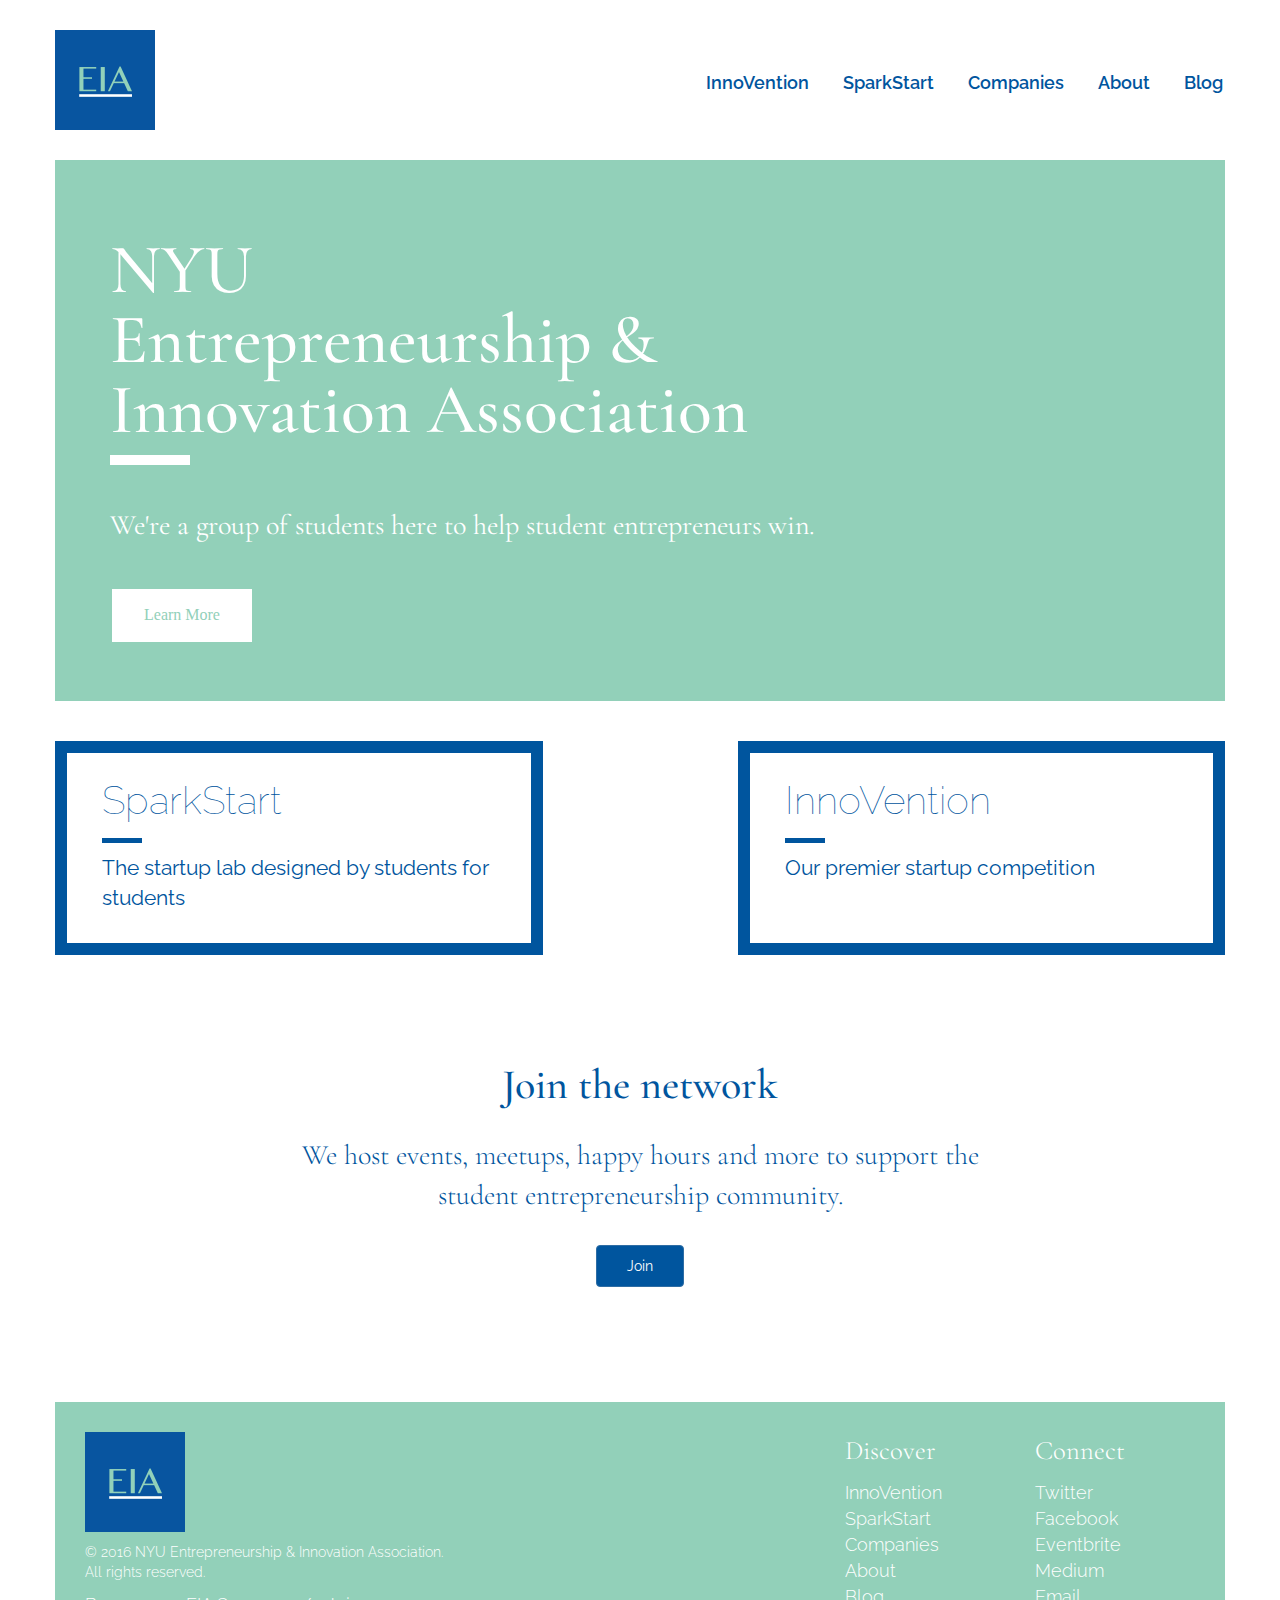
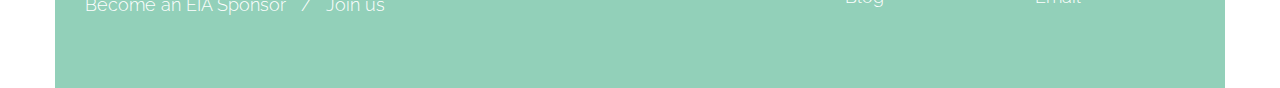
<file: index.html>
<!DOCTYPE html>
<html lang="en">

<head>
    <title>NYU Entrepreneurship & Innovation Association</title>
    <meta charset="utf-8">
    <meta name="viewport" content="width=device-width, initial-scale=1">
    <link rel="stylesheet" href="http://maxcdn.bootstrapcdn.com/bootstrap/3.3.7/css/bootstrap.min.css">
    <script src="https://ajax.googleapis.com/ajax/libs/jquery/1.12.4/jquery.min.js"></script>
    <script src="http://maxcdn.bootstrapcdn.com/bootstrap/3.3.7/js/bootstrap.min.js"></script>
    <link href="css/custom/styles.css" rel="stylesheet">
    <!-- Font -->
    <link href="https://fonts.googleapis.com/css?family=Cormorant+Garamond:300,400,500|Raleway:100,400,500,600" rel="stylesheet">
</head>

<body>
    <div class="container">
        <div class="row">
            <nav class="custom-navbar navbar-default">
                <div class="navbar-header">
                    <a href="./index.html"><img id="eia-logo" src="images/EIA Logo.png"></a>
					
					<button class = "navbar-toggle" data-toggle = "collapse" data-target = ".collapsable-navbar">
						<span class = "icon-bar"></span>
						<span class = "icon-bar"></span>
						<span class = "icon-bar"></span>
					</button>
					
                </div>
				
                <div class="custom-navbar navbar-collapse collapse collapsable-navbar">
                    <ul class="nav navbar-nav navbar-right navbar-text-color">
                        <li>
                            <p> <a href="pages/innovention.html">InnoVention</a></p>
                        </li>
                        <li>
                            <p><a href="pages/sparkstart.html">SparkStart</a></p>
                        </li>
                        <li>
                            <p><a href="pages/companies.html">Companies</a></p>
                        </li>
                        <li>
                            <p><a href="pages/about-us.html">About</a></p>
                        </li>
                        <li>
                            <p><a href="https://medium.com/eianyu" target="_blank">Blog</a></p>
                        </li>
                    </ul>
                </div>
            </nav>
        </div>
    </div>
    <div class="container">
        <div class="row">
            <div class="col-md-12 intro-box">
                <h1>NYU
                    <br> Entrepreneurship &
                    <br> Innovation Association
                </h1>
                <p class="underline"></p>
                <p class="desc">We're a group of students here to help student entrepreneurs win.</p>
                <a href="pages/about-us.html">
                    <button class="button"> Learn More </button>
                </a>
            </div>
        </div>
        <div class="row">
            <a href="pages/sparkstart.html">
                <div class="spark-start col-md-5">
                    <p id="spark-start-Title">SparkStart</p>
                    <p id="spark-start-Underline"> </p>
                    <p id="spark-start-Desc">The startup lab designed by students for students</p>
                </div>
            </a>
            <div class="col-md-2"></div>
            <a href="pages/innovention.html">
                <div class="innoVention col-md-5">
                    <p id="innoVention-Title">InnoVention</p>
                    <p id="innoVention-Underline"> </p>
                    <p id="innoVention-Desc">Our premier startup competition</p>
                </div>
            </a>
        </div>
        <div class="row">
            <div class="col-md-12">
                <p id="network-title">Join the network</p>
            </div>
        </div>
        <div class="row">
            <div class="col-md-2"></div>
            <div class="col-md-8">
                <p id="network-desc">
                    We host events, meetups, happy hours and more to support the student entrepreneurship community.
                </p>
            </div>
        </div>
        <div class="row">
            <div class="email-form form-group col-md-6 col-md-offset-3 center-text">
                <a class="typeform-share link" href="https://polyentrepreneurs.typeform.com/to/VFjpbS" data-mode="1" target="_blank"><button type="submit" class="btn btn-primary">Join</button></a>
                <script>
                (function() {
                    var qs, js, q, s, d = document,
                        gi = d.getElementById,
                        ce = d.createElement,
                        gt = d.getElementsByTagName,
                        id = 'typef_orm',
                        b = 'https://s3-eu-west-1.amazonaws.com/share.typeform.com/';
                    if (!gi.call(d, id)) {
                        js = ce.call(d, 'script');
                        js.id = id;
                        js.src = b + 'share.js';
                        q = gt.call(d, 'script')[0];
                        q.parentNode.insertBefore(js, q)
                    }
                })()
                </script>
            </div>
        </div>
        <!--- Footer Move to separate html file -->
        <div class="row">
            <div class="col-md-12 footer">
                <div class="footer-logo col-md-8">
                    <a href="./index.html"><img id="eia-logo" src="images/EIA Logo.png"></a>
                    <div class="copyrite">
                        &copy; 2016 NYU Entrepreneurship & Innovation Association. <br> All rights reserved.
                    </div>
                    <div class="footer-left-links" align="left">
                        <p><a href="mailto:sponsor@eianyu.com">Become an EIA Sponsor</a> &nbsp; / &nbsp;
                            <a class="typeform-share link" href="https://polyentrepreneurs.typeform.com/to/bPsSot" data-mode="1" target="_blank">Join us</a>
                            <script>
                            (function() {
                                var qs, js, q, s, d = document,
                                    gi = d.getElementById,
                                    ce = d.createElement,
                                    gt = d.getElementsByTagName,
                                    id = 'typef_orm',
                                    b = 'https://s3-eu-west-1.amazonaws.com/share.typeform.com/';
                                if (!gi.call(d, id)) {
                                    js = ce.call(d, 'script');
                                    js.id = id;
                                    js.src = b + 'share.js';
                                    q = gt.call(d, 'script')[0];
                                    q.parentNode.insertBefore(js, q)
                                }
                            })()
                            </script>
                    </div>
                </div>
                <div class="footer-discover col-md-2">
                    <ul>
                        <li>
                            <p id="footer-title">Discover</p>
                        </li>
                        <li><a id="footer-body" href="pages/innovention.html">InnoVention</a></li>
                        <li><a id="footer-body" href="pages/sparkstart.html">SparkStart</a></li>
                        <li><a id="footer-body" href="pages/companies.html">Companies</a></li>
                        <li><a id="footer-body" href="pages/about-us.html">About</a></li>
                        <li><a id="footer-body" href="https://medium.com/eianyu" target="_blank">Blog</a></li>
                    </ul>
                </div>
                <div class="footer-connect col-md-2">
                    <ul>
                        <li>
                            <p id="footer-title">Connect</p>
                        </li>
                        <li><a id="footer-body" href="https://twitter.com/eianyu" target="_blank">Twitter</a></li>
                        <li><a id="footer-body" href="https://www.facebook.com/eianyu/" target="_blank">Facebook</a></li>
                        <li><a id="footer-body" href="http://eianyu.eventbrite.com" target="_blank">Eventbrite</a></li>
                        <li><a id="footer-body" href="https://medium.com/eianyu" target="_blank">Medium</a></li>
                        <li><a id="footer-body" href="mailto:hello@eianyu.com">Email</a></li>
                    </ul>
                </div>
            </div>
        </div>
    </div>
    <script src="https://ajax.googleapis.com/ajax/libs/jquery/1.11.3/jquery.min.js"></script>
</body>

</html>
</file>
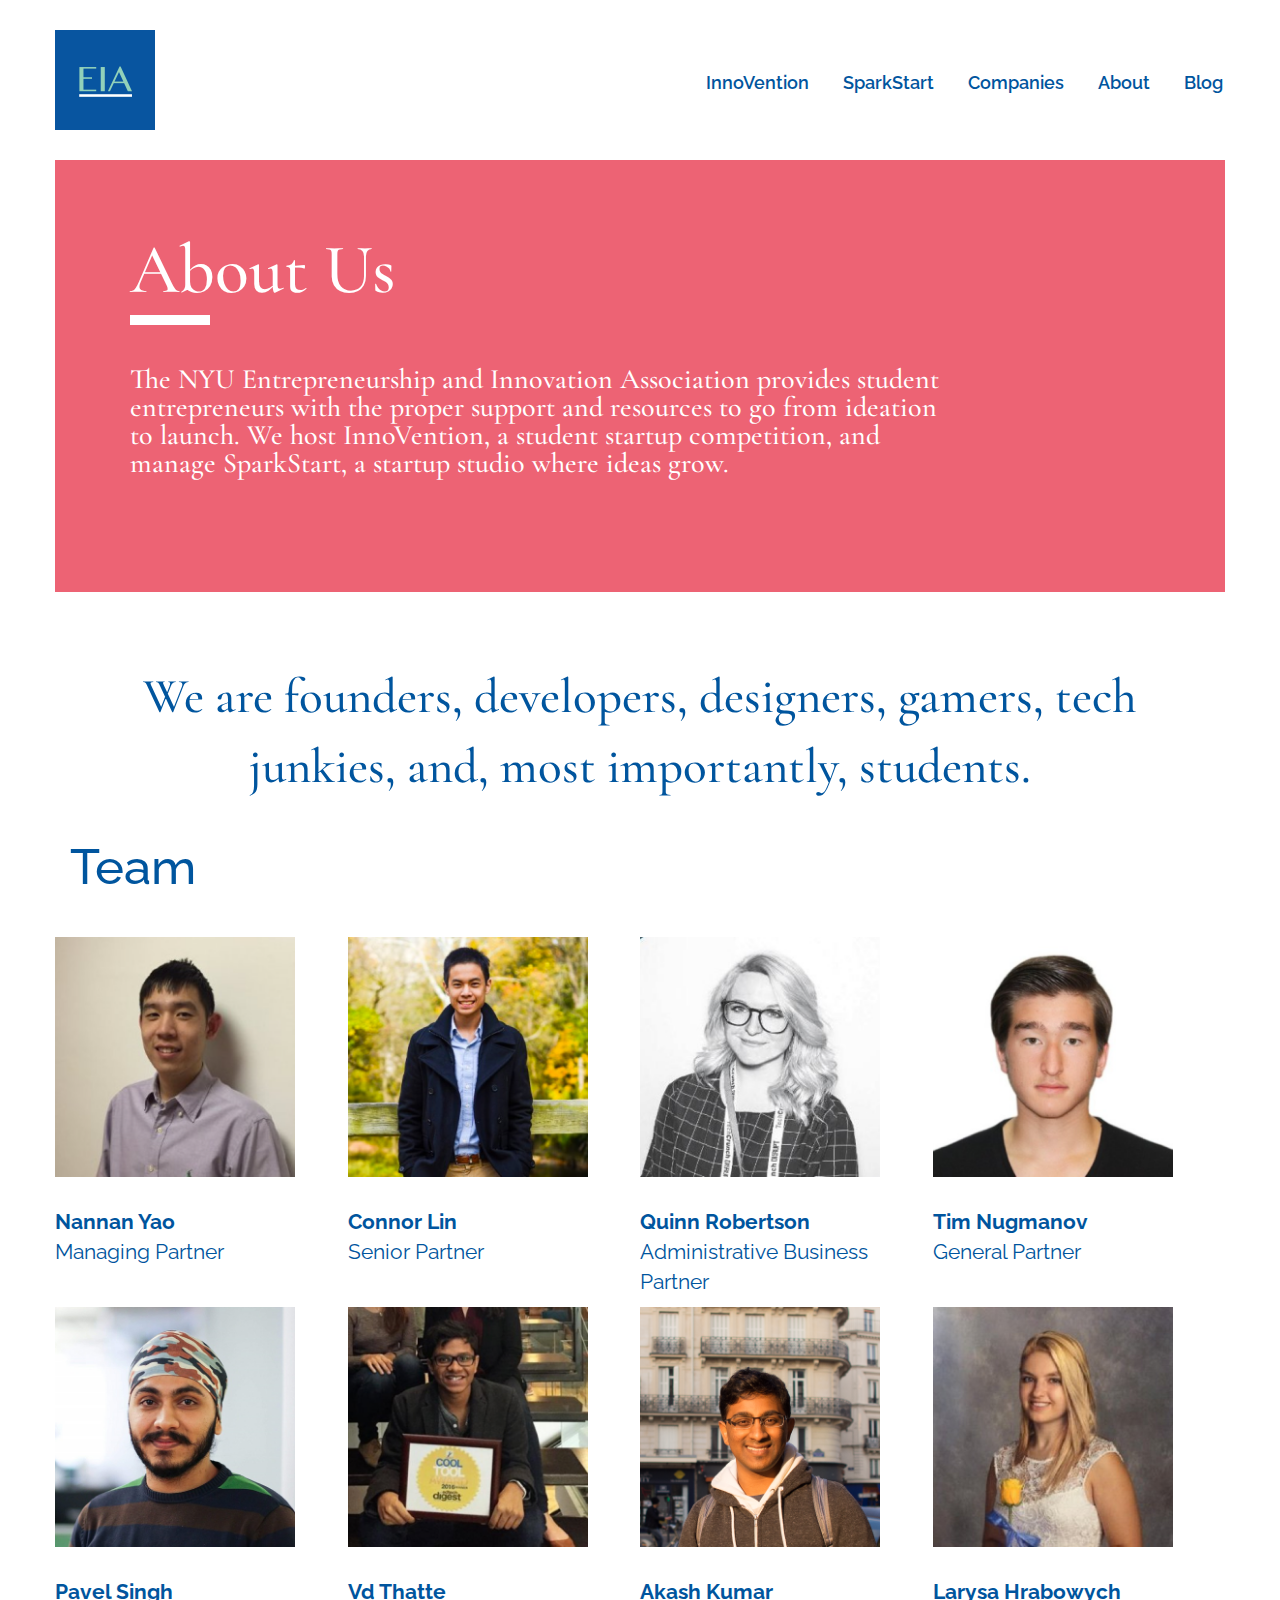
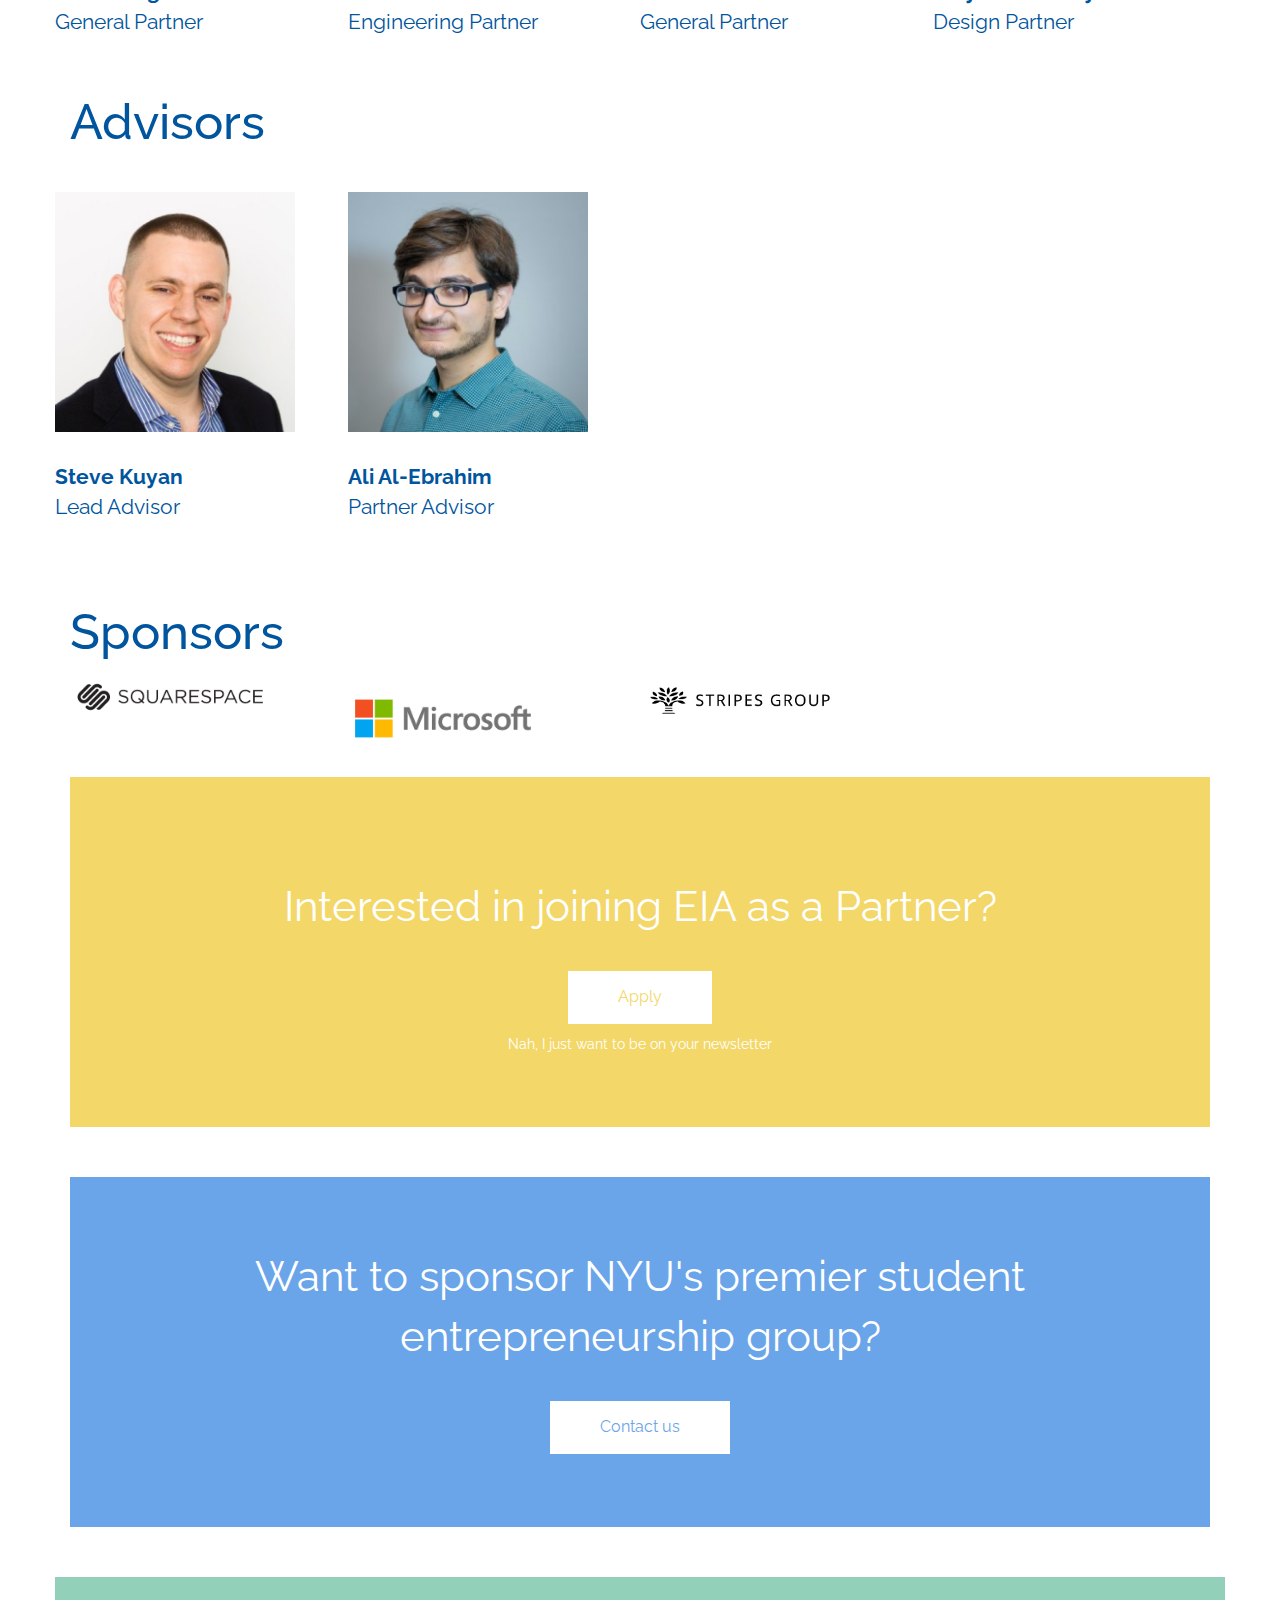
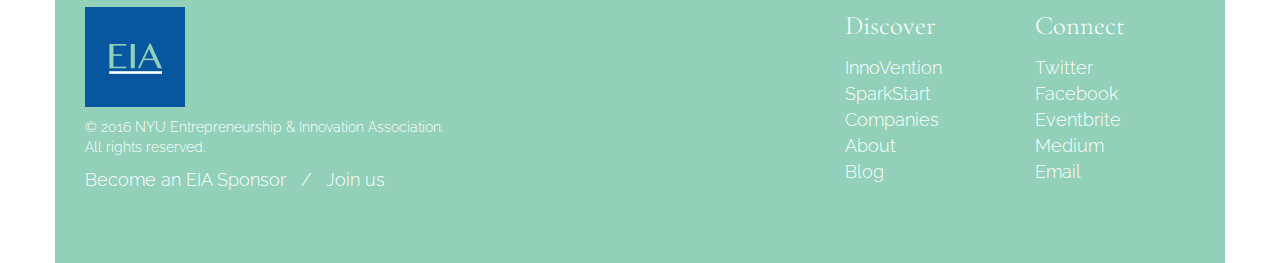
<file: pages/about-us.html>
<!DOCTYPE html>
<html lang="en">

<head>
    <title>EIA | About</title>
    <meta charset="utf-8">
    <meta name="viewport" content="width=device-width, initial-scale=1">
    <link rel="stylesheet" href="http://maxcdn.bootstrapcdn.com/bootstrap/3.3.7/css/bootstrap.min.css">
    <script src="https://ajax.googleapis.com/ajax/libs/jquery/1.12.4/jquery.min.js"></script>
    <script src="http://maxcdn.bootstrapcdn.com/bootstrap/3.3.7/js/bootstrap.min.js"></script>
    <link href="../css/custom/styles.css" rel="stylesheet">
    <link href="../css/custom/about-us-styles.css" rel="stylesheet">
    <!-- Font -->
    <link href="https://fonts.googleapis.com/css?family=Cormorant+Garamond:300,400,500|Raleway:100,400,500,600" rel="stylesheet">
</head>

<body>
    <!-- Header Move to separate html file -->
    <div class="container">
        <div class="row">
            <nav class="custom-navbar navbar-default">
                <div class="navbar-header">
                    <a href="../index.html"><img id="eia-logo" src="../images/EIA Logo.png"></a>
					
					<button class = "navbar-toggle" data-toggle = "collapse" data-target = ".collapsable-navbar">
						<span class = "icon-bar"></span>
						<span class = "icon-bar"></span>
						<span class = "icon-bar"></span>
					</button>
					
                </div>
				
                <div class="custom-navbar navbar-collapse collapse collapsable-navbar">
                    <ul class="nav navbar-nav navbar-right navbar-text-color">
                        <li>
                            <p> <a href="../pages/innovention.html">InnoVention</a></p>
                        </li>
                        <li>
                            <p><a href="../pages/sparkstart.html">SparkStart</a></p>
                        </li>
                        <li>
                            <p><a href="../pages/companies.html">Companies</a></p>
                        </li>
                        <li>
                            <p><a href="../pages/about-us.html">About</a></p>
                        </li>
                        <li>
                            <p><a href="https://medium.com/eianyu" target="_blank">Blog</a></p>
                        </li>
                    </ul>
                </div>
            </nav>
        </div>
        <div class="row">
            <div class="col-md-12 about-us-intro-box">
                <p>About Us</p>
                <p id="about-us-underline"></p>
                <p class="col-md-10" id="about-us-desc">
                    The NYU Entrepreneurship and Innovation Association provides student entrepreneurs with the proper support and resources to go from ideation to launch. We host InnoVention, a student startup competition, and manage SparkStart, a startup studio where ideas grow.
                </p>
                <p id="about-us-gap"></p>
            </div>
        </div>
        <div class="row">
            <div class="col-md-12">
                <div class="team-description">
                    We are founders, developers, designers, gamers, tech junkies, and, most importantly, students.
                </div>
            </div>
        </div>
        <div>
            <p class="team-title"> Team </p>
        </div>
        <div class="partner-section">
            <div class="row">
                <div class="partner col-md-3">
                    <div>
                        <img id="team-img" src="../images/Nannan.png">
                    </div>
                    <div id="partner-caption">
                        <br><b>Nannan Yao</b>
                        <br>Managing Partner
                    </div>
                </div>
                <div class="partner col-md-3">
                    <div>
                        <img id="team-img" src="../images/Connor.png">
                    </div>
                    <div id="partner-caption">
                        <br><b>Connor Lin</b>
                        <br>Senior Partner
                    </div>
                </div>
                <div class="partner col-md-3">
                    <div>
                        <img id="team-img" src="../images/Quinn.png">
                    </div>
                    <div id="partner-caption">
                        <br><b>Quinn Robertson</b>
                        <br>Administrative Business Partner
                    </div>
                </div>
                <div class="partner col-md-3">
                    <div>
                        <img id="team-img" src="../images/Tim.png">
                    </div>
                    <div id="partner-caption">
                        <br><b>Tim Nugmanov</b>
                        <br>General Partner
                    </div>
                </div>
            </div>
            <p id="empty line"></p>
            <div class="row">
                <div class="partner col-md-3">
                    <div>
                        <img id="team-img" src="../images/Pavel.png">
                    </div>
                    <div id="partner-caption">
                        <br><b>Pavel Singh</b>
                        <br> General Partner
                    </div>
                </div>
                <div class="partner col-md-3">
                    <div>
                        <img id="team-img" src="../images/Vd.png">
                    </div>
                    <div id="partner-caption">
                        <br><b>Vd Thatte</b>
                        <br>Engineering Partner
                    </div>
                </div>
                <div class="partner col-md-3">
                    <div>
                        <img id="team-img" src="../images/Akash.png">
                    </div>
                    <div id="partner-caption">
                        <br><b>Akash Kumar</b>
                        <br>General Partner
                    </div>
                </div>
                <div class="partner col-md-3">
                    <div>
                        <img id="team-img" src="../images/Larysa Hrabowych.png">
                    </div>
                    <div id="partner-caption">
                        <br><b>Larysa Hrabowych</b>
                        <br>Design Partner
                    </div>
                </div>
            </div>
        </div>
        <div>
            <p class="team-title"> Advisors </p>
        </div>
        <div class="advisor-section">
            <div class="row">
                <div class="advisors col-md-3">
                    <div>
                        <img id="team-img" src="../images/Steve.png">
                    </div>
                    <div id="advisor-caption">
                        <br><b>Steve Kuyan</b>
                        <br>Lead Advisor
                    </div>
                </div>
                <div class="advisors col-md-3">
                    <div>
                        <img id="team-img" src="../images/Ali.png">
                    </div>
                    <div id="advisor-caption">
                        <br><b>Ali Al-Ebrahim</b>
                        <br>Partner Advisor
                    </div>
                </div>
            </div>
        </div>
        <div class="sponsor-section">
            <div>
                <p class="team-title"> Sponsors </p>
            </div>
            <div class="sponsors col-md-3">
                <img id="sponsor-img" src="../images/Squarespace.png">
            </div>
            <div class="sponsors col-md-3">
                <img id="sponsor-img" src="../images/Microsoft.png">
            </div>
            <div class="sponsors col-md-3">
                <img id="sponsor-img" src="../images/Stripes Group.jpg">
            </div>
        </div>
        <div class="join-eia-box col-md-12">
            <p>Interested in joining EIA as a Partner?</p>
            <div class="row">
                <div class="text-center col-md-offset-4 col-md-4">
                    <a class="typeform-share link" href="https://polyentrepreneurs.typeform.com/to/bPsSot" data-mode="1" target="_blank">
                        <button class="button">Apply</button>
                    </a>
                    <script>
                    (function() {
                        var qs, js, q, s, d = document,
                            gi = d.getElementById,
                            ce = d.createElement,
                            gt = d.getElementsByTagName,
                            id = 'typef_orm',
                            b = 'https://s3-eu-west-1.amazonaws.com/share.typeform.com/';
                        if (!gi.call(d, id)) {
                            js = ce.call(d, 'script');
                            js.id = id;
                            js.src = b + 'share.js';
                            q = gt.call(d, 'script')[0];
                            q.parentNode.insertBefore(js, q)
                        }
                    })()
                    </script>
                </div>
                <div class="text-center col-md-offset-4 col-md-4">
                    <a id="join-eia-newsletter" href="#">
                        Nah, I just want to be on your newsletter
                    </a>
                </div>
                <p id="empty-line"></p>
            </div>
        </div>
        <div class="sponsor-eia-box col-md-12">
            <p>Want to sponsor NYU&#39;s premier student entrepreneurship group?</p>
            <div class="row">
                <div class="text-center col-md-offset-4 col-md-4">
                    <a href="mailto:sponsor@eianyu.com">
                        <button class="button">Contact us</button>
                    </a>
                </div>
                <p id="empty-line"></p>
            </div>
        </div>
        <!--- Footer Move to separate html file -->
        <div class="row">
            <div class="col-md-12 footer">
                <div class="footer-logo col-md-8">
                    <a href="../index.html"><img id="eia-logo" src="../images/EIA Logo.png"></a>
                    <div class="copyrite">
                        &copy; 2016 NYU Entrepreneurship & Innovation Association. <br> All rights reserved.
                    </div>
                    <div class="footer-left-links" align="left">
                        <p><a href="mailto:sponsor@eianyu.com">Become an EIA Sponsor</a> &nbsp; / &nbsp;
                            <a class="typeform-share link" href="https://polyentrepreneurs.typeform.com/to/bPsSot" data-mode="1" target="_blank">Join us</a>
                            <script>
                            (function() {
                                var qs, js, q, s, d = document,
                                    gi = d.getElementById,
                                    ce = d.createElement,
                                    gt = d.getElementsByTagName,
                                    id = 'typef_orm',
                                    b = 'https://s3-eu-west-1.amazonaws.com/share.typeform.com/';
                                if (!gi.call(d, id)) {
                                    js = ce.call(d, 'script');
                                    js.id = id;
                                    js.src = b + 'share.js';
                                    q = gt.call(d, 'script')[0];
                                    q.parentNode.insertBefore(js, q)
                                }
                            })()
                            </script>
                    </div>
                </div>
                <div class="footer-discover col-md-2">
                    <ul>
                        <li>
                            <p id="footer-title">Discover</p>
                        </li>
                        <li><a id="footer-body" href="./innovention.html">InnoVention</a></li>
                        <li><a id="footer-body" href="./sparkstart.html">SparkStart</a></li>
                        <li><a id="footer-body" href="./companies.html">Companies</a></li>
                        <li><a id="footer-body" href="./about-us.html">About</a></li>
                        <li><a id="footer-body" href="https://medium.com/eianyu" target="_blank">Blog</a></li>
                    </ul>
                </div>
                <div class="footer-connect col-md-2">
                    <ul>
                        <li>
                            <p id="footer-title">Connect</p>
                        </li>
                        <li><a id="footer-body" href="https://twitter.com/eianyu" target="_blank">Twitter</a></li>
                        <li><a id="footer-body" href="https://www.facebook.com/eianyu/" target="_blank">Facebook</a></li>
                        <li><a id="footer-body" href="http://eianyu.eventbrite.com" target="_blank">Eventbrite</a></li>
                        <li><a id="footer-body" href="https://medium.com/eianyu" target="_blank">Medium</a></li>
                        <li><a id="footer-body" href="mailto:hello@eianyu.com">Email</a></li>
                    </ul>
                </div>
            </div>
        </div>
</body>

</html>
</file>
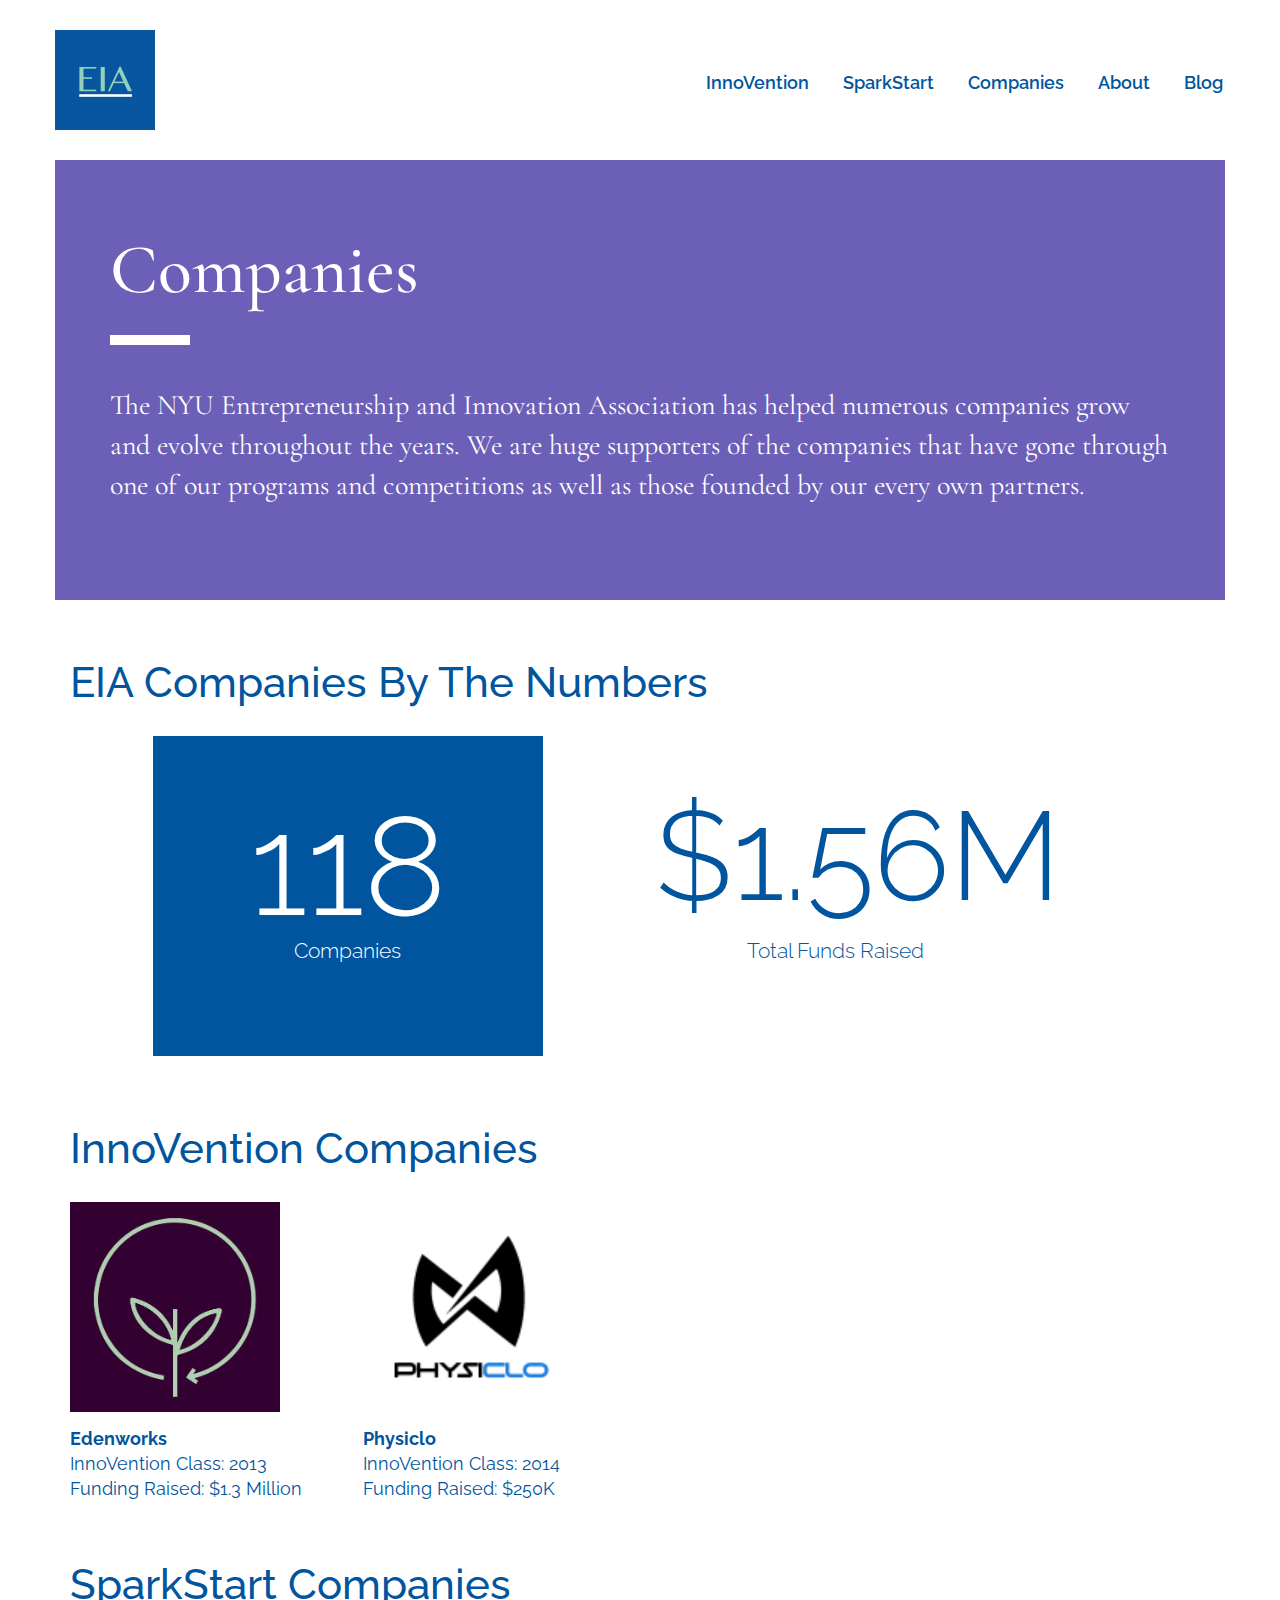
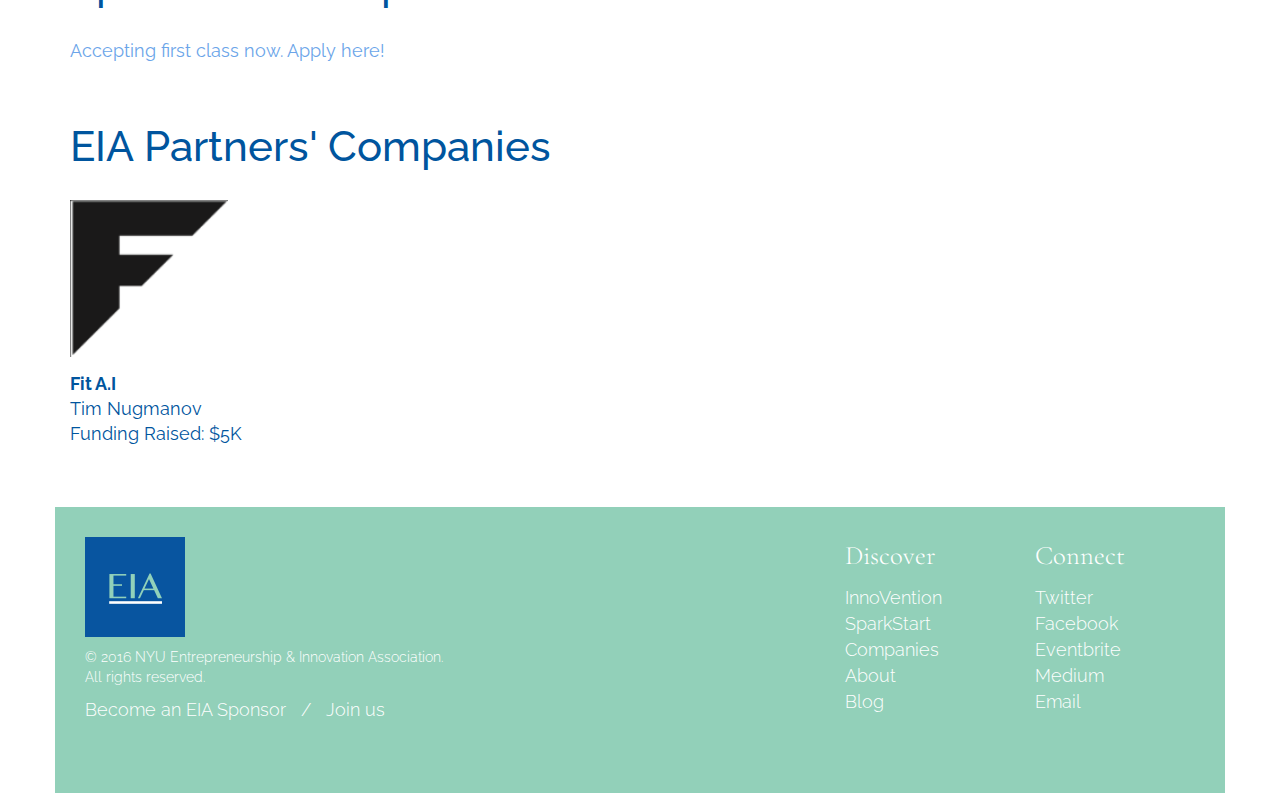
<file: pages/companies.html>
<!DOCTYPE html>
<html lang="en">

<head>
    <title>EIA | Companies</title>
    <meta charset="utf-8">
    <meta name="viewport" content="width=device-width, initial-scale=1">
    <link rel="stylesheet" href="http://maxcdn.bootstrapcdn.com/bootstrap/3.3.7/css/bootstrap.min.css">
    <script src="https://ajax.googleapis.com/ajax/libs/jquery/1.12.4/jquery.min.js"></script>
    <script src="http://maxcdn.bootstrapcdn.com/bootstrap/3.3.7/js/bootstrap.min.js"></script>
    <link href="../css/custom/styles.css" rel="stylesheet">
    <link href="../css/custom/companies-styles.css" rel="stylesheet">
    <!-- Font -->
    <link href="https://fonts.googleapis.com/css?family=Cormorant+Garamond:300,400,500|Raleway:100,400,500,600" rel="stylesheet">
</head>

<body>
    <!-- Header Move to separate html file -->
    <div class="container">
        <div class="row">
            <nav class="custom-navbar navbar-default">
                <div class="navbar-header">
                    <a href="../index.html"><img id="eia-logo" src="../images/EIA Logo.png"></a>
					
					<button class = "navbar-toggle" data-toggle = "collapse" data-target = ".collapsable-navbar">
						<span class = "icon-bar"></span>
						<span class = "icon-bar"></span>
						<span class = "icon-bar"></span>
					</button>
					
                </div>
				
                <div class="custom-navbar navbar-collapse collapse collapsable-navbar">
                    <ul class="nav navbar-nav navbar-right navbar-text-color">
                        <li>
                            <p> <a href="../pages/innovention.html">InnoVention</a></p>
                        </li>
                        <li>
                            <p><a href="../pages/sparkstart.html">SparkStart</a></p>
                        </li>
                        <li>
                            <p><a href="../pages/companies.html">Companies</a></p>
                        </li>
                        <li>
                            <p><a href="../pages/about-us.html">About</a></p>
                        </li>
                        <li>
                            <p><a href="https://medium.com/eianyu" target="_blank">Blog</a></p>
                        </li>
                    </ul>
                </div>
            </nav>
        </div>
        <div class="row">
            <div class="col-md-12 intro-box">
                <h1>Companies</h1>
                <p class="underline"></p>
                <p class="desc">
                    The NYU Entrepreneurship and Innovation Association has helped numerous companies grow and evolve throughout the years. We are huge supporters of the companies that have gone through one of our programs and competitions as well as those founded by our every own partners.
                </p>
            </div>
        </div>
        <div class="row">
            <div class="col-md-12">
                <h2>EIA Companies By The Numbers</h2>
            </div>
        </div>
        <div class="row">
            <div class="col-md-1"></div>
            <div class="col-md-4 numberBoxComp">
                <p id="numBoxText">118</p>
                <p id="numBoxSm">Companies</p>
            </div>
            <div class="col-md-1"></div>
            <div class="col-md-4 numberBoxFunds">
                <p id="numBoxTextFunds">$1.56M</p>
                <p id="numBoxSmFunds">Total Funds Raised</p>
            </div>
        </div>
        <div class="row">
            <div class="col-md-12">
                <h2>InnoVention Companies</h2>
            </div>
        </div>
        <div class="row">
            <div class="col-md-3">
                <img id="edenWorks" src="../images/edenworks logo.jpg">
            </div>
            <div class="col-md-3">
                <img id="physiclo" src="../images/physiclo.png">
            </div>
        </div>
        <div class="row">
            <div class="col-md-3">
                <p class="content-p"><b>Edenworks</b>
                    <br> InnoVention Class: 2013
                    <br>Funding Raised: $1.3 Million</p>
            </div>
            <div class="col-md-3">
                <p class="content-p"><b>Physiclo</b>
                    <br> InnoVention Class: 2014
                    <br>Funding Raised: $250K</p>
            </div>
        </div>
        <div class="row sparkStart">
            <div class="col-md-12">
                <h2>SparkStart Companies</h2>
            </div>
        </div>
        <div class="row sparkStartDes">
            <div class="col-md-8">
                <p class="content-a"><a href="./sparkstart.html">Accepting first class now. Apply here!</a></p>
            </div>
        </div>
        <div class="row">
            <div class="col-md-12">
                <h2>EIA Partners' Companies</h2>
            </div>
        </div>
        <div class="row">
            <div class="col-md-3">
                <img id="fitAI" src="../images/FIT AI.png">
            </div>
        </div>
        <div class="row end">
            <div class="col-md-3">
                <p class="content-p"><b>Fit A.I</b>
                    <br> Tim Nugmanov
                    <br>Funding Raised: $5K</p>
            </div>
        </div>
        <!--- Footer Move to separate html file -->
        <div class="row">
            <div class="col-md-12 footer">
                <div class="footer-logo col-md-8">
                    <a href="../index.html"><img id="eia-logo" src="../images/EIA Logo.png"></a>
                    <div class="copyrite">
                        &copy; 2016 NYU Entrepreneurship & Innovation Association. <br> All rights reserved.
                    </div>
                    <div class="footer-left-links" align="left">
                        <p><a href="mailto:sponsor@eianyu.com">Become an EIA Sponsor</a> &nbsp; / &nbsp;
                            <a class="typeform-share link" href="https://polyentrepreneurs.typeform.com/to/bPsSot" data-mode="1" target="_blank">Join us</a>
                            <script>
                            (function() {
                                var qs, js, q, s, d = document,
                                    gi = d.getElementById,
                                    ce = d.createElement,
                                    gt = d.getElementsByTagName,
                                    id = 'typef_orm',
                                    b = 'https://s3-eu-west-1.amazonaws.com/share.typeform.com/';
                                if (!gi.call(d, id)) {
                                    js = ce.call(d, 'script');
                                    js.id = id;
                                    js.src = b + 'share.js';
                                    q = gt.call(d, 'script')[0];
                                    q.parentNode.insertBefore(js, q)
                                }
                            })()
                            </script>
                    </div>
                </div>
                <div class="footer-discover col-md-2">
                    <ul>
                        <li>
                            <p id="footer-title">Discover</p>
                        </li>
                        <li><a id="footer-body" href="./innovention.html">InnoVention</a></li>
                        <li><a id="footer-body" href="./sparkstart.html">SparkStart</a></li>
                        <li><a id="footer-body" href="./companies.html">Companies</a></li>
                        <li><a id="footer-body" href="./about-us.html">About</a></li>
                        <li><a id="footer-body" href="https://medium.com/eianyu" target="_blank">Blog</a></li>
                    </ul>
                </div>
                <div class="footer-connect col-md-2">
                    <ul>
                        <li>
                            <p id="footer-title">Connect</p>
                        </li>
                        <li><a id="footer-body" href="https://twitter.com/eianyu" target="_blank">Twitter</a></li>
                        <li><a id="footer-body" href="https://www.facebook.com/eianyu/" target="_blank">Facebook</a></li>
                        <li><a id="footer-body" href="http://eianyu.eventbrite.com" target="_blank">Eventbrite</a></li>
                        <li><a id="footer-body" href="https://medium.com/eianyu" target="_blank">Medium</a></li>
                        <li><a id="footer-body" href="mailto:hello@eianyu.com">Email</a></li>
                    </ul>
                </div>
            </div>
        </div>
    </div>
</body>

</html>
</file>
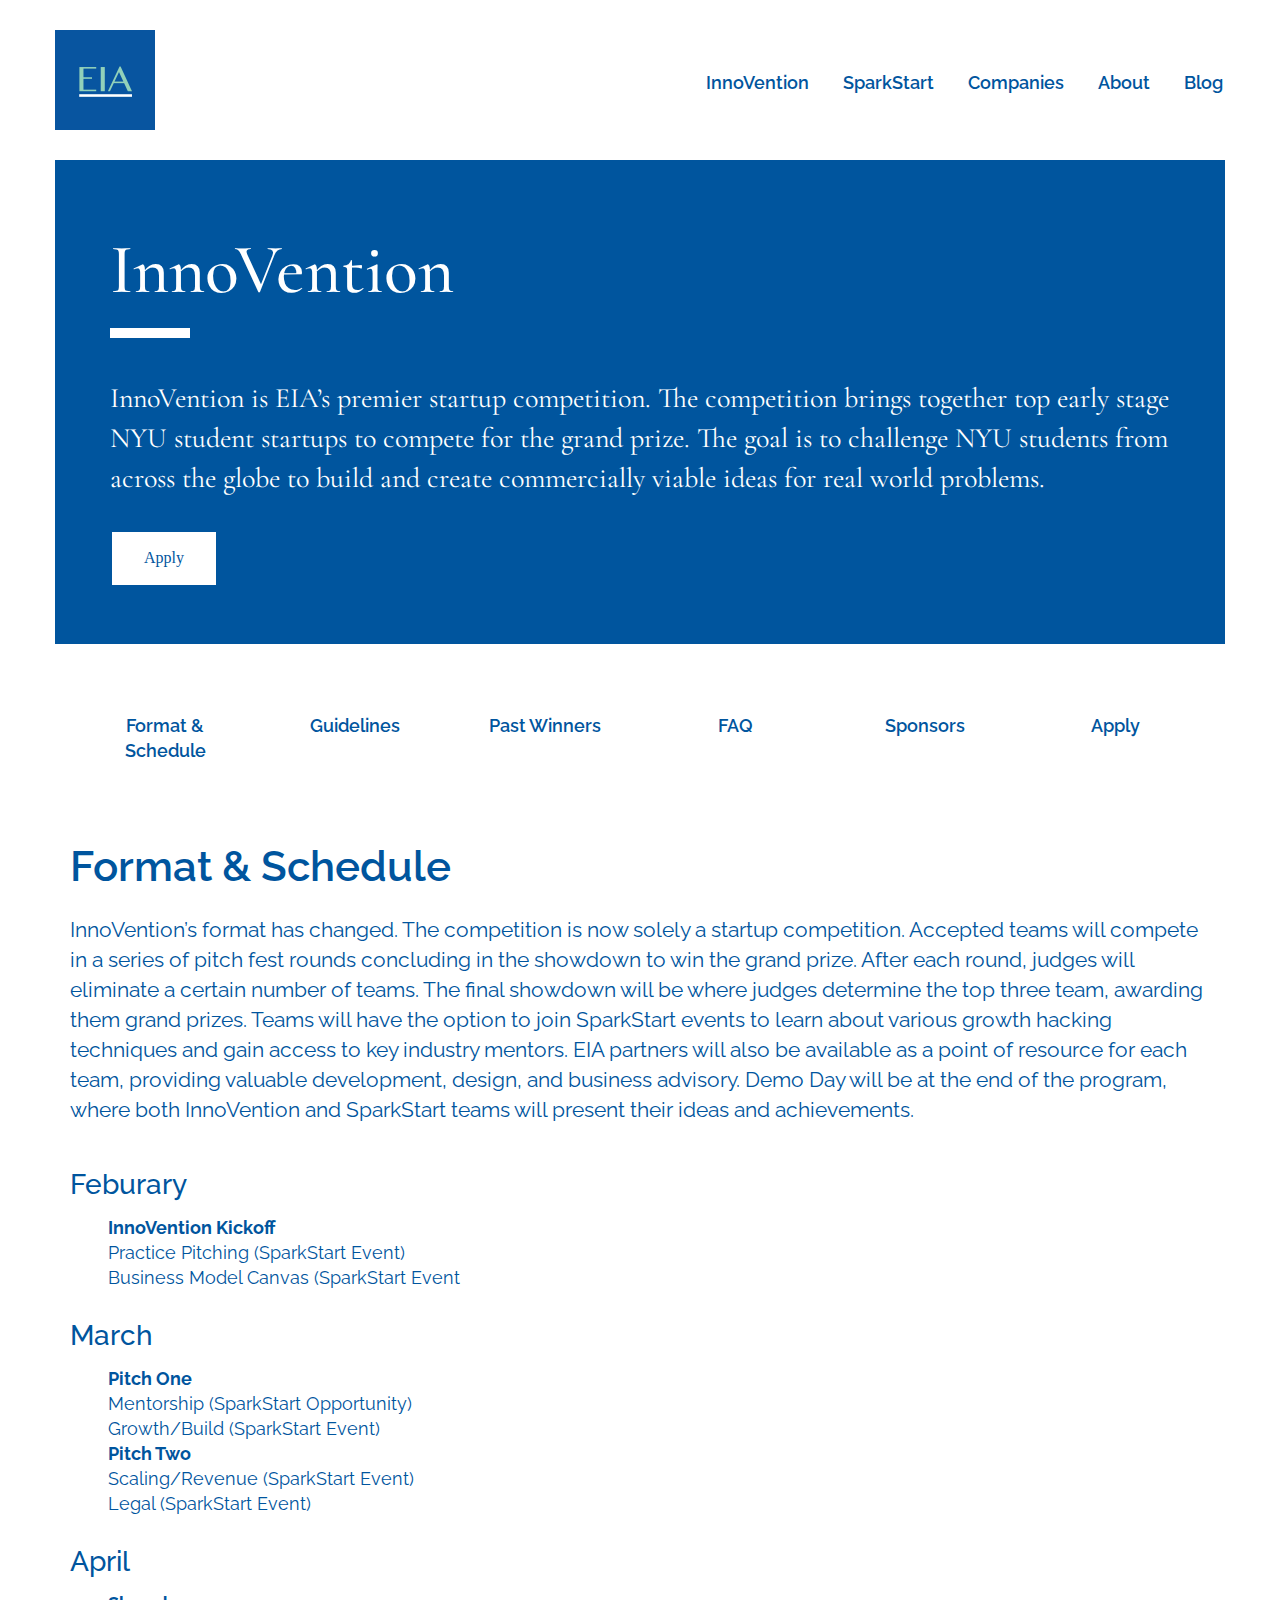
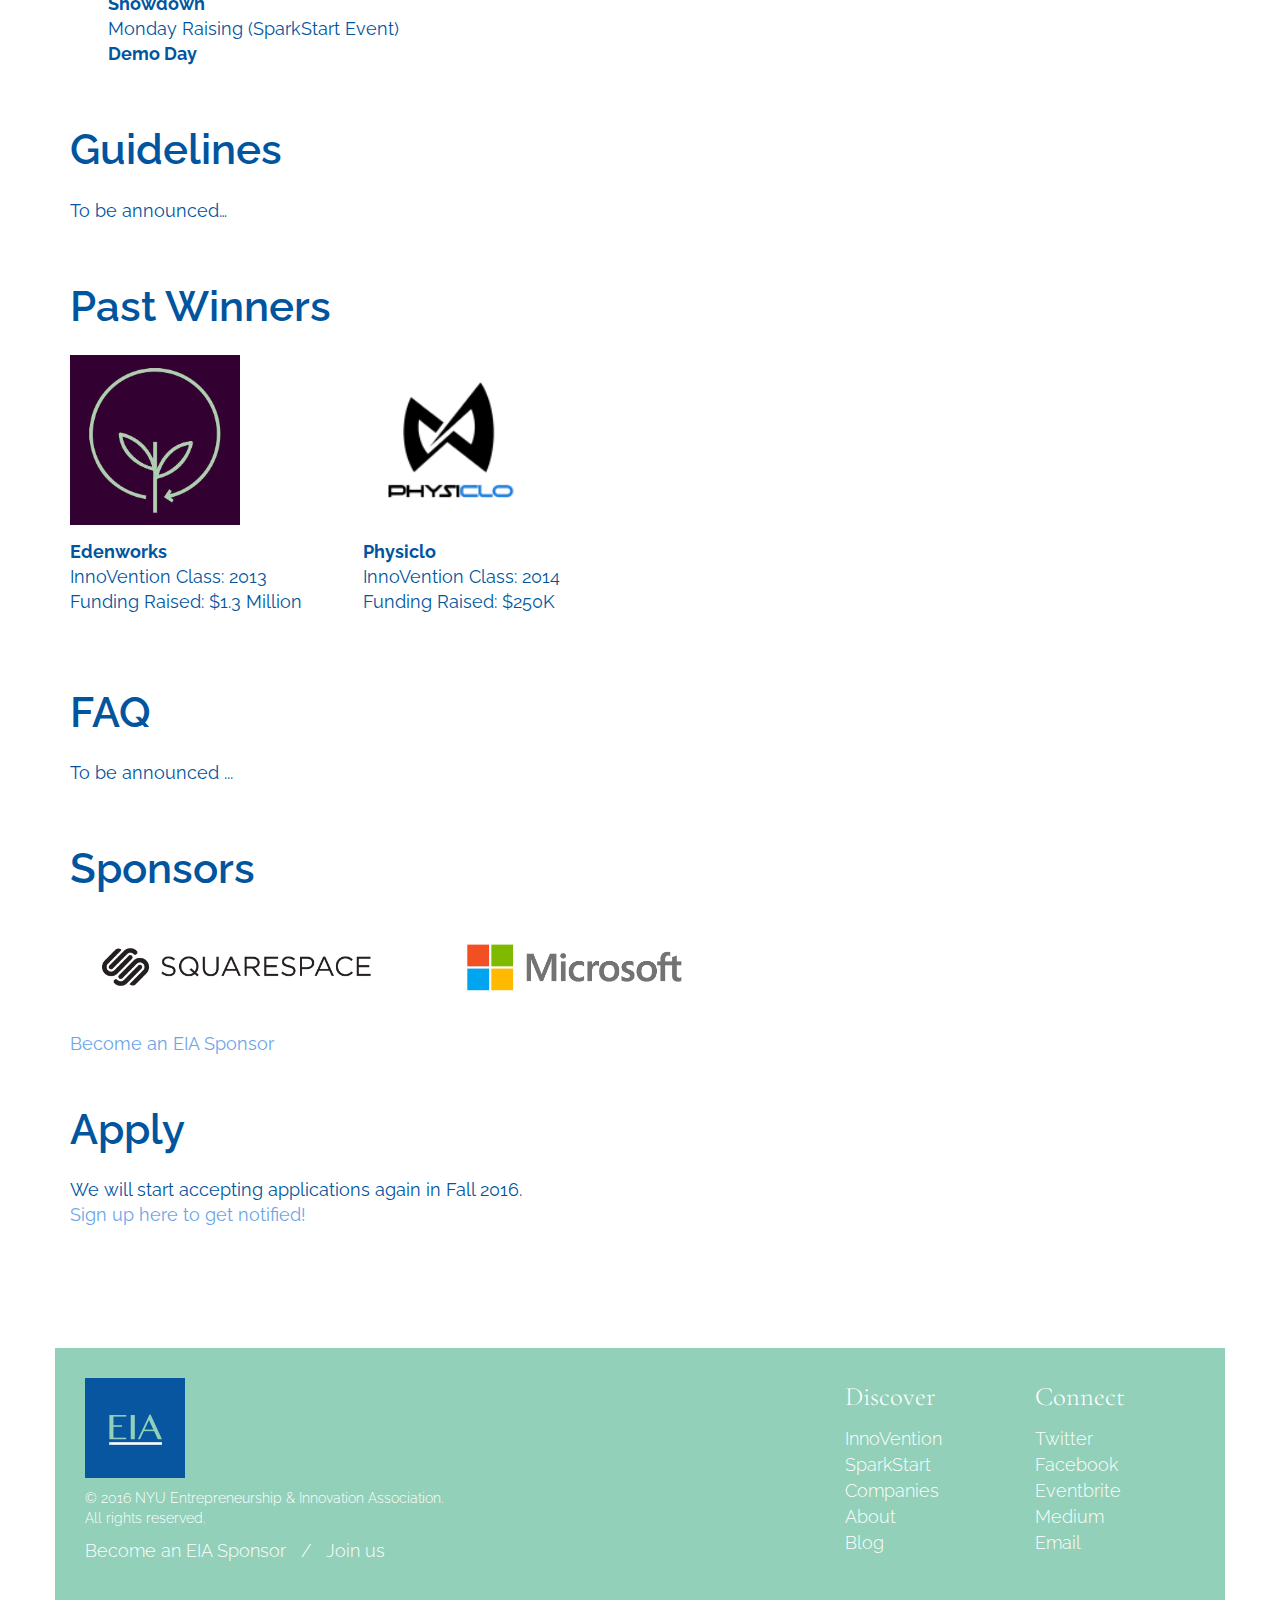
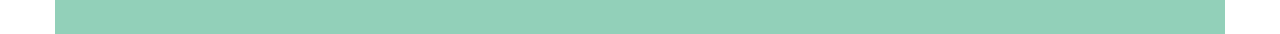
<file: pages/innovention.html>
<!DOCTYPE html>
<html lang="en">

<head>
    <title>EIA | InnoVention</title>
    <meta charset="utf-8">
    <meta name="viewport" content="width=device-width, initial-scale=1">
    <link rel="stylesheet" href="http://maxcdn.bootstrapcdn.com/bootstrap/3.3.7/css/bootstrap.min.css">
    <script src="https://ajax.googleapis.com/ajax/libs/jquery/1.12.4/jquery.min.js"></script>
    <script src="http://maxcdn.bootstrapcdn.com/bootstrap/3.3.7/js/bootstrap.min.js"></script>
    <link href="../css/custom/styles.css" rel="stylesheet">
    <link href="../css/custom/innovention-styles.css" rel="stylesheet">
    <!-- Font -->
    <link href="https://fonts.googleapis.com/css?family=Cormorant+Garamond:300,400,500|Raleway:100,400,500,600" rel="stylesheet">
</head>

<body>
    <!-- Header Move to separate html file -->
    <div class="container">
        <div class="row">
            <nav class="custom-navbar navbar-default">
                <div class="navbar-header">
                    <a href="../index.html"><img id="eia-logo" src="../images/EIA Logo.png"></a>
					
					<button class = "navbar-toggle" data-toggle = "collapse" data-target = ".collapsable-navbar">
						<span class = "icon-bar"></span>
						<span class = "icon-bar"></span>
						<span class = "icon-bar"></span>
					</button>
					
                </div>
				
                <div class="custom-navbar navbar-collapse collapse collapsable-navbar">
                    <ul class="nav navbar-nav navbar-right navbar-text-color">
                        <li>
                            <p> <a href="../pages/innovention.html">InnoVention</a></p>
                        </li>
                        <li>
                            <p><a href="../pages/sparkstart.html">SparkStart</a></p>
                        </li>
                        <li>
                            <p><a href="../pages/companies.html">Companies</a></p>
                        </li>
                        <li>
                            <p><a href="../pages/about-us.html">About</a></p>
                        </li>
                        <li>
                            <p><a href="https://medium.com/eianyu" target="_blank">Blog</a></p>
                        </li>
                    </ul>
                </div>
            </nav>
        </div>
		
        <div class="row">
            <div class="col-md-12 intro-box">
                <h1>InnoVention</h1>
                <p class="underline"></p>
                <div class="desc">
                    InnoVention is EIA’s premier startup competition. The competition brings together top early stage NYU student startups to compete for the grand prize. The goal is to challenge NYU students from across the globe to build and create commercially viable ideas for real world problems.
                </div>
                <a href="#apply"><button class="button"> Apply </button></a>
            </div>
        </div>
        <!-- Sub nav -->
        <div class="row sub-nav">
            <div class="col-md-2">
                <p><a href="#format&schedule">Format & Schedule</a></p>
            </div>
            <div class="col-md-2">
                <p><a href="#guidelines">Guidelines</a></p>
            </div>
            <div class="col-md-2">
                <p><a href="#pastWinners">Past Winners</a></p>
            </div>
            <div class="col-md-2">
                <p><a href="#faq">FAQ</a></p>
            </div>
            <div class="col-md-2">
                <p><a href="#sponsors">Sponsors</a></p>
            </div>
            <div class="col-md-2">
                <p><a href="#apply">Apply</a></p>
            </div>
        </div>
        <!-- Content -->
        <div class="row">
            <div class="col-md-6" id="format&schedule">
                <h2> Format & Schedule </h2>
            </div>
        </div>
        <div class="row">
            <div class="col-md-12">
                <p class="inno-desc">
                    InnoVention’s format has changed. The competition is now solely a startup competition. Accepted teams will compete in a series of pitch fest rounds concluding in the showdown to win the grand prize. After each round, judges will eliminate a certain number of teams. The final showdown will be where judges determine the top three team, awarding them grand prizes. Teams will have the option to join SparkStart events to learn about various growth hacking techniques and gain access to key industry mentors. EIA partners will also be available as a point of resource for each team, providing valuable development, design, and business advisory. Demo Day will be at the end of the program, where both InnoVention and SparkStart teams will present their ideas and achievements.
                </p>
            </div>
        </div>
        <div class="row">
            <div class="month col-md-4">
                <h3>Feburary</h3>
            </div>
        </div>
        <div class="row">
            <div class="col-md-12 events">
                <p><b>InnoVention Kickoff</b>
                    <br> Practice Pitching (SparkStart Event)
                    <br> Business Model Canvas (SparkStart Event
                </p>
            </div>
        </div>
        <div class="row">
            <div class="month col-md-4">
                <h3>March</h3>
            </div>
        </div>
        <div class="row">
            <div class="col-md-12 events">
                <p><b>Pitch One</b>
                    <br> Mentorship (SparkStart Opportunity)
                    <br> Growth/Build (SparkStart Event)
                    <br> <b>Pitch Two</b>
                    <br> Scaling/Revenue (SparkStart Event)
                    <br>Legal (SparkStart Event)
                </p>
            </div>
        </div>
        <div class="row">
            <div class="month col-md-4">
                <h3>April</h3>
            </div>
        </div>
        <div class="row">
            <div class="col-md-12 events">
                <p>
                    <b>Showdown</b>
                    <br> Monday Raising (SparkStart Event)
                    <br> <b>Demo Day</b>
                </p>
            </div>
        </div>
        <div class="row">
            <div class="col-md-6" id="guidelines">
                <h2>Guidelines</h2>
            </div>
        </div>
        <div class="row">
            <div class="col-md-6">
                <p class="content-p">To be announced…</p>
            </div>
        </div>
        <div class="row">
            <div class="col-md-6" id="pastWinners">
                <h2>Past Winners</h2>
            </div>
        </div>
        <div class="row pastWinners">
            <div class="col-md-3 content-p">
                <img id="edenworks-logo" src="../images/edenworks logo.jpg">
                <p><b>Edenworks</b>
                    <br> InnoVention Class: 2013
                    <br>Funding Raised: $1.3 Million</p>
            </div>
            <div class="col-md-3 content-p">
                <img id="physiclo-logo" src="../images/physiclo.png">
                <p><b>Physiclo</b>
                    <br> InnoVention Class: 2014
                    <br>Funding Raised: $250K</p>
            </div>
        </div>
        <!--<div class="row">
            <div class="col-md-3">
                <button type="submit" class="btn btn-primary">View All Past Winners</button>
            </div>
        </div>-->
        <div class="row">
            <div class="col-md-6" id="faq">
                <h2>FAQ</h2>
            </div>
        </div>
        <div class="row">
            <div class="col-md-6">
                <p class="content-p">To be announced ...</p>
            </div>
        </div>
        <div class="row">
            <div class="col-md-6" id="sponsors">
                <h2>Sponsors</h2>
            </div>
        </div>
        <div class="row">
            <div class="col-md-4">
                <img id="Squarespace" src="../images/Squarespace.png">
            </div>
            <div class="col-md-4">
                <img id="Microsoft" src="../images/Microsoft.png">
            </div>
        </div>
        <div class="row">
            <div class="col-md-10">
                <a class="content-a" href="mailto:sponsor@eianyu.com">Become an EIA Sponsor</a>
            </div>
        </div>
        <div class="row">
            <div class="col-md-4" id="apply">
                <h2>Apply</h2>
            </div>
        </div>
        <div class="row">
            <div class="col-md-6 content-p" id="innoApplyEnd">
                We will start accepting applications again in Fall 2016. <br>
                <a class="typeform-share link" href="https://polyentrepreneurs.typeform.com/to/VFjpbS" data-mode="1" target="_blank">Sign up here to get notified!</a>
                <script>
                (function() {
                    var qs, js, q, s, d = document,
                        gi = d.getElementById,
                        ce = d.createElement,
                        gt = d.getElementsByTagName,
                        id = 'typef_orm',
                        b = 'https://s3-eu-west-1.amazonaws.com/share.typeform.com/';
                    if (!gi.call(d, id)) {
                        js = ce.call(d, 'script');
                        js.id = id;
                        js.src = b + 'share.js';
                        q = gt.call(d, 'script')[0];
                        q.parentNode.insertBefore(js, q)
                    }
                })()
                </script>
            </div>
        </div>
        <!--- Footer Move to separate html file -->
        <div class="row">
            <div class="col-md-12 footer">
                <div class="footer-logo col-md-8">
                    <img id="eia-logo" src="../images/EIA Logo.png">
                    <div class="copyrite">
                        &copy; 2016 NYU Entrepreneurship & Innovation Association. <br> All rights reserved.
                    </div>
                    <div class="footer-left-links" align="left">
                        <p><a href="mailto:sponsor@eianyu.com">Become an EIA Sponsor</a> &nbsp; / &nbsp;
                            <a class="typeform-share link" href="https://polyentrepreneurs.typeform.com/to/bPsSot" data-mode="1" target="_blank">Join us</a>
                            <script>
                            (function() {
                                var qs, js, q, s, d = document,
                                    gi = d.getElementById,
                                    ce = d.createElement,
                                    gt = d.getElementsByTagName,
                                    id = 'typef_orm',
                                    b = 'https://s3-eu-west-1.amazonaws.com/share.typeform.com/';
                                if (!gi.call(d, id)) {
                                    js = ce.call(d, 'script');
                                    js.id = id;
                                    js.src = b + 'share.js';
                                    q = gt.call(d, 'script')[0];
                                    q.parentNode.insertBefore(js, q)
                                }
                            })()
                            </script>
                    </div>
                </div>
                <div class="footer-discover col-md-2">
                    <ul>
                        <li>
                            <p id="footer-title">Discover</p>
                        </li>
                        <li><a id="footer-body" href="./innovention.html">InnoVention</a></li>
                        <li><a id="footer-body" href="./sparkstart.html">SparkStart</a></li>
                        <li><a id="footer-body" href="./companies.html">Companies</a></li>
                        <li><a id="footer-body" href="./about-us.html">About</a></li>
                        <li><a id="footer-body" href="https://medium.com/eianyu" target="_blank">Blog</a></li>
                    </ul>
                </div>
                <div class="footer-connect col-md-2">
                    <ul>
                        <li>
                            <p id="footer-title">Connect</p>
                        </li>
                        <li><a id="footer-body" href="https://twitter.com/eianyu" target="_blank">Twitter</a></li>
                        <li><a id="footer-body" href="https://www.facebook.com/eianyu/" target="_blank">Facebook</a></li>
                        <li><a id="footer-body" href="http://eianyu.eventbrite.com" target="_blank">Eventbrite</a></li>
                        <li><a id="footer-body" href="https://medium.com/eianyu" target="_blank">Medium</a></li>
                        <li><a id="footer-body" href="mailto:hello@eianyu.com">Email</a></li>
                    </ul>
                </div>
            </div>
        </div>
    </div>
    <script type="text/javascript">
    $(function() {
        $('a[href*="#"]:not([href="#"])').click(function() {
            if (location.pathname.replace(/^\//, '') == this.pathname.replace(/^\//, '') && location.hostname == this.hostname) {
                var target = $(this.hash);
                target = target.length ? target : $('[name=' + this.hash.slice(1) + ']');
                if (target.length) {
                    $('html, body').animate({
                        scrollTop: target.offset().top
                    }, 1000);
                    return false;
                }
            }
        });
    });
    </script>
</body>

</html>
</file>
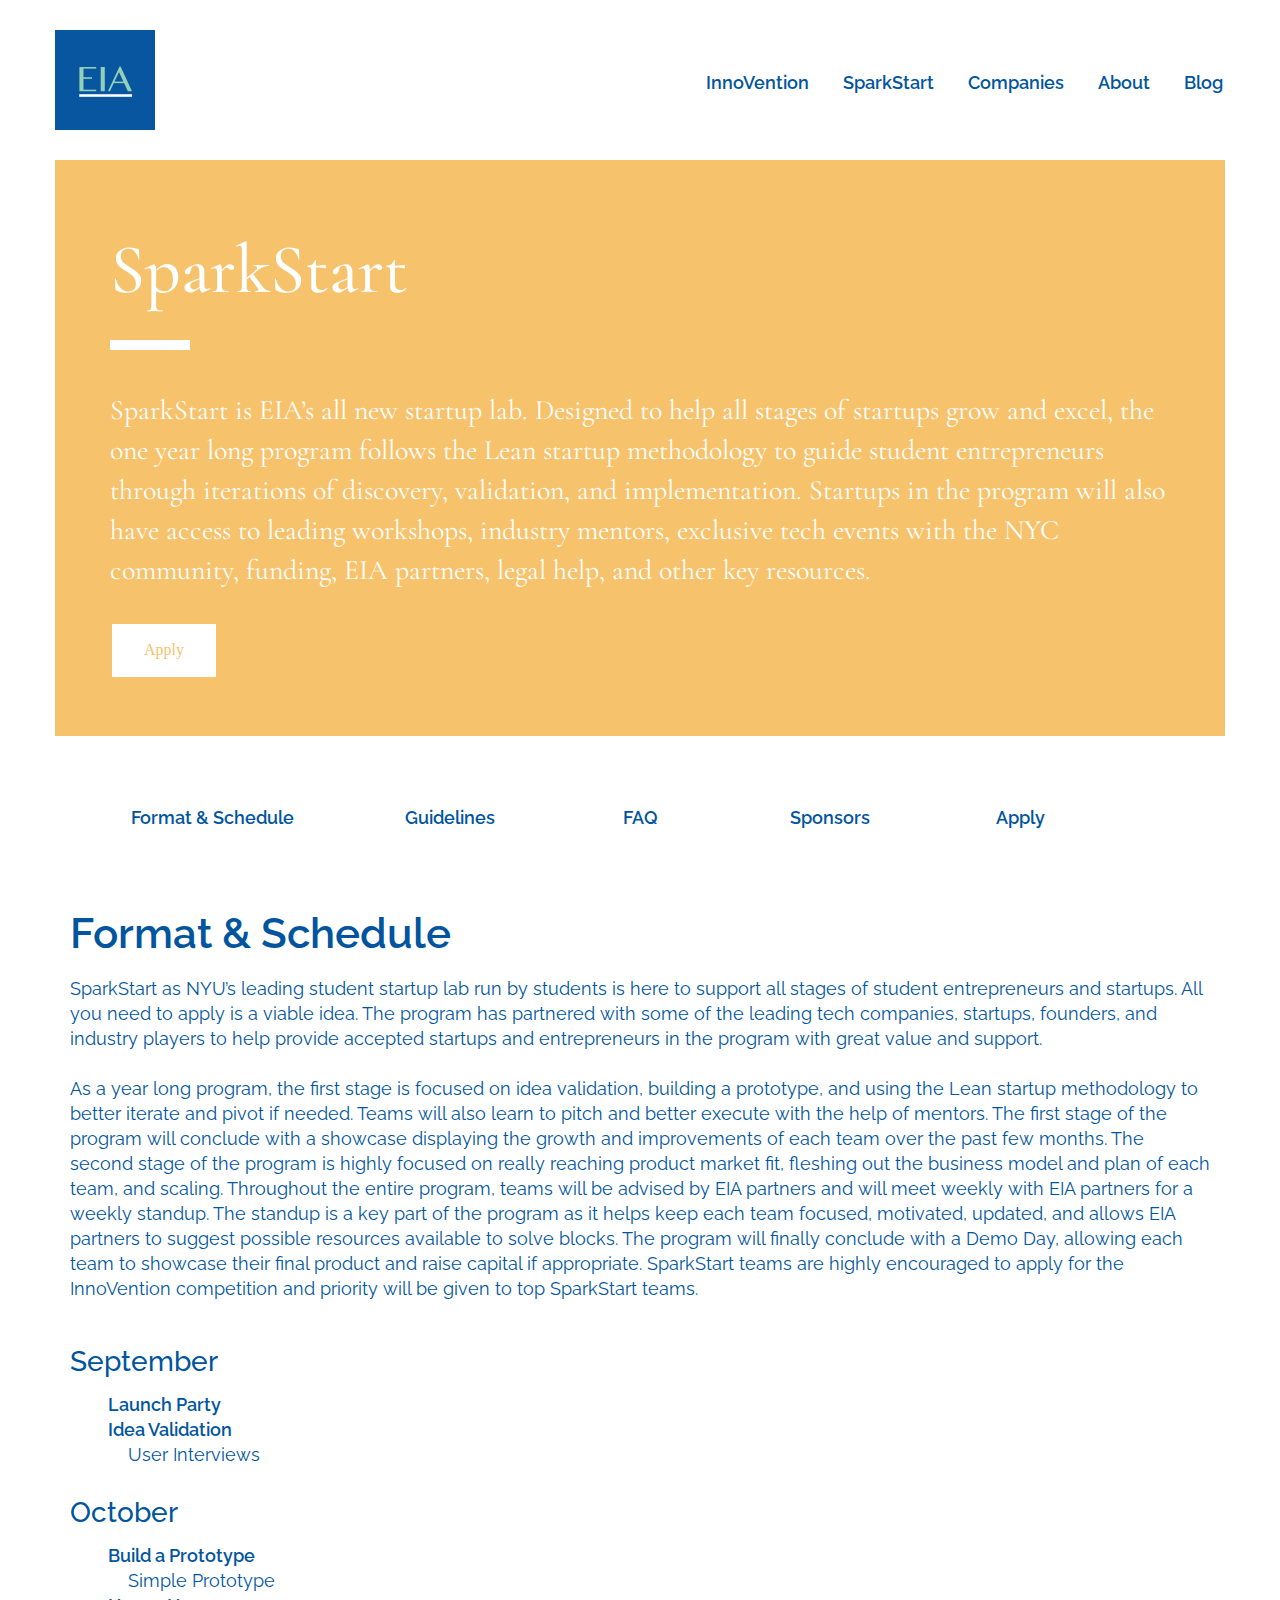
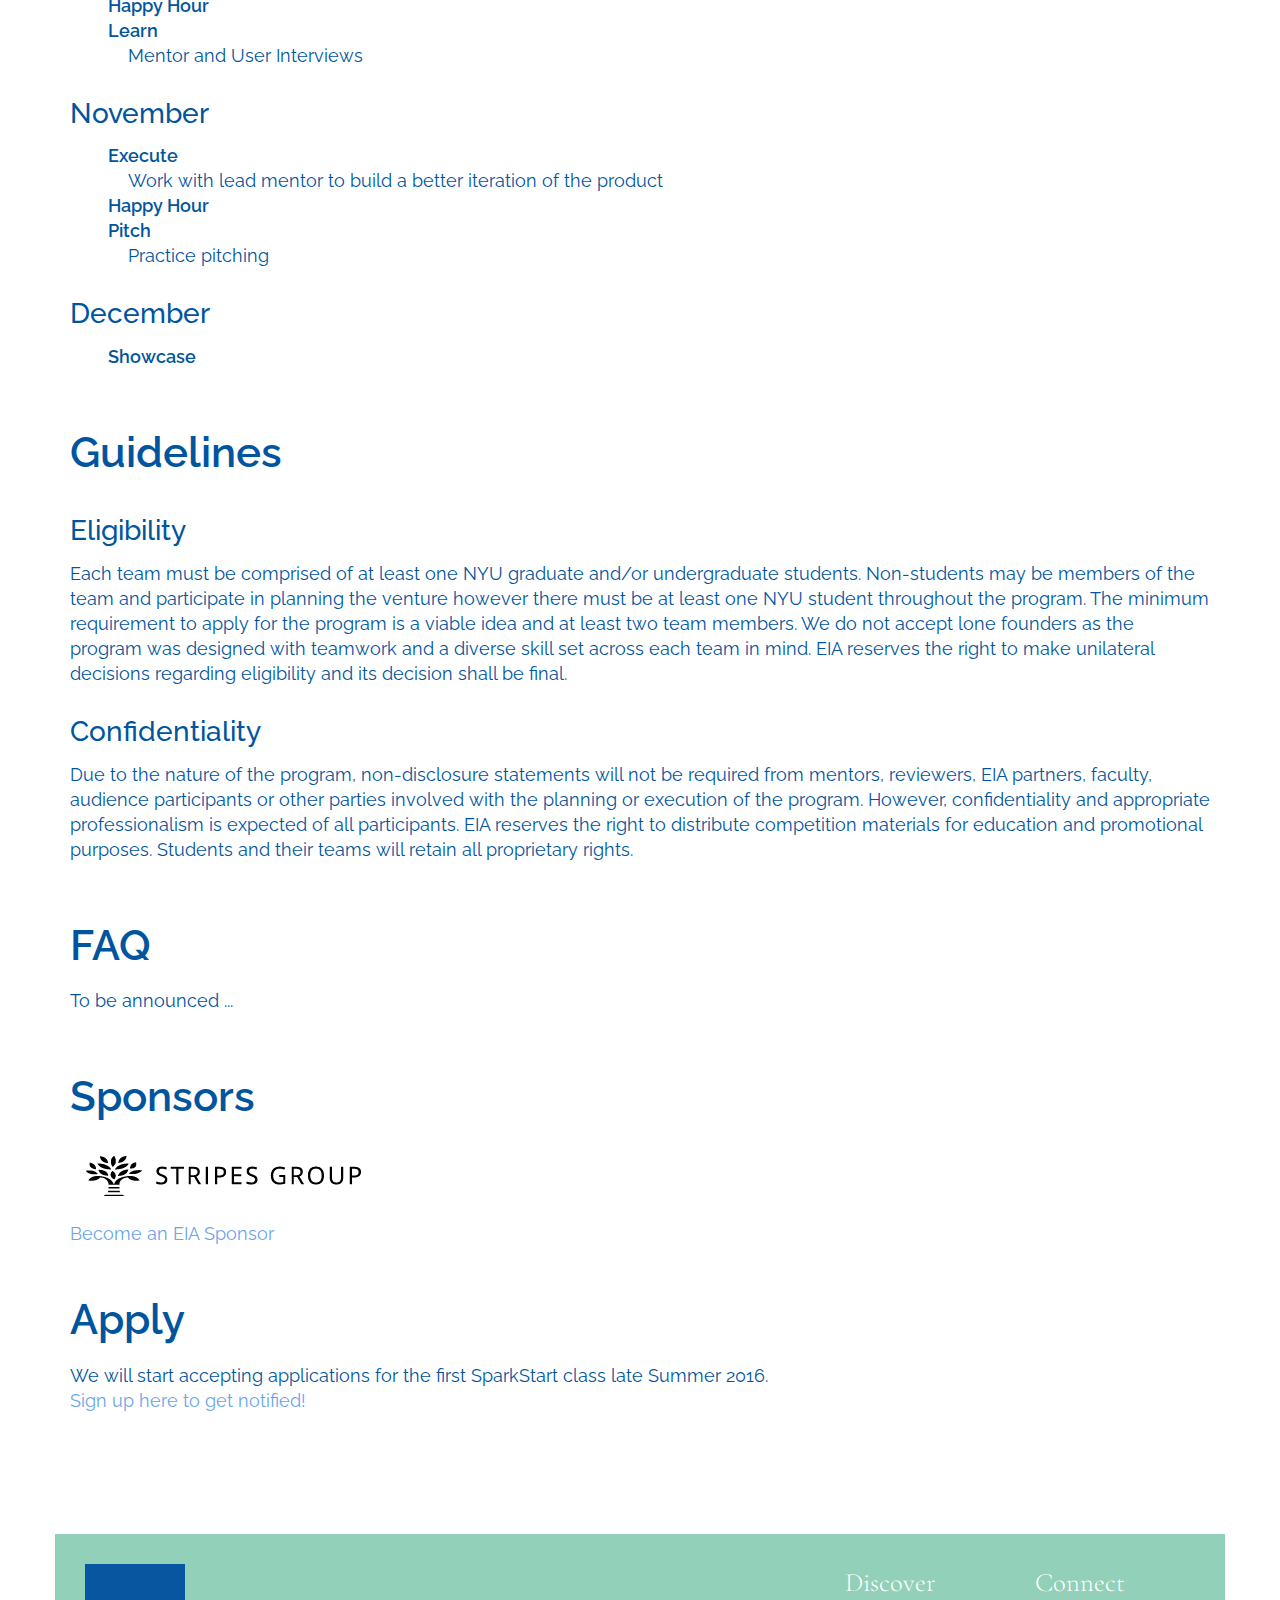
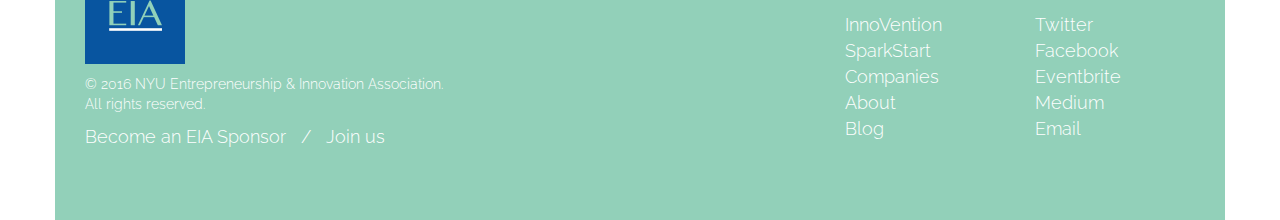
<file: pages/sparkstart.html>
<!DOCTYPE html>
<html lang="en">

<head>
    <title>EIA | SparkStart</title>
    <meta charset="utf-8">
    <meta name="viewport" content="width=device-width, initial-scale=1">
    <link rel="stylesheet" href="http://maxcdn.bootstrapcdn.com/bootstrap/3.3.7/css/bootstrap.min.css">
    <script src="https://ajax.googleapis.com/ajax/libs/jquery/1.12.4/jquery.min.js"></script>
    <script src="http://maxcdn.bootstrapcdn.com/bootstrap/3.3.7/js/bootstrap.min.js"></script>
    <link href="../css/custom/styles.css" rel="stylesheet">
    <link href="../css/custom/sparkstart-styles.css" rel="stylesheet">
    <!-- Font -->
    <link href="https://fonts.googleapis.com/css?family=Cormorant+Garamond:300,400,500|Raleway:100,400,500,600" rel="stylesheet">
</head>

<body>
    <!-- Header Move to separate html file -->
    <div class="container">
        <div class="row">
            <nav class="custom-navbar navbar-default">
                <div class="navbar-header">
                    <a href="../index.html"><img id="eia-logo" src="../images/EIA Logo.png"></a>
					
					<button class = "navbar-toggle" data-toggle = "collapse" data-target = ".collapsable-navbar">
						<span class = "icon-bar"></span>
						<span class = "icon-bar"></span>
						<span class = "icon-bar"></span>
					</button>
					
                </div>
				
                <div class="custom-navbar navbar-collapse collapse collapsable-navbar">
                    <ul class="nav navbar-nav navbar-right navbar-text-color">
                        <li>
                            <p> <a href="../pages/innovention.html">InnoVention</a></p>
                        </li>
                        <li>
                            <p><a href="../pages/sparkstart.html">SparkStart</a></p>
                        </li>
                        <li>
                            <p><a href="../pages/companies.html">Companies</a></p>
                        </li>
                        <li>
                            <p><a href="../pages/about-us.html">About</a></p>
                        </li>
                        <li>
                            <p><a href="https://medium.com/eianyu" target="_blank">Blog</a></p>
                        </li>
                    </ul>
                </div>
            </nav>
        </div>
        <div class="row">
            <div class="col-md-12 intro-box">
                <h1>SparkStart</h1>
                <p class="underline"></p>
                <div class="desc">
                    SparkStart is EIA’s all new startup lab. Designed to help all stages of startups grow and excel, the one year long program follows the Lean startup methodology to guide student entrepreneurs through iterations of discovery, validation, and implementation. Startups in the program will also have access to leading workshops, industry mentors, exclusive tech events with the NYC community, funding, EIA partners, legal help, and other key resources.
                </div>
                <a href="#apply"><button class="button"> Apply </button></a>
            </div>
        </div>
        <!-- Sub nav -->
        <div class="row sub-nav">
            <div class="col-md-3">
                <p><a href="#format&schedule">Format & Schedule</a></p>
            </div>
            <div class="col-md-2">
                <p><a href="#guidelines">Guidelines</a></p>
            </div>
            <div class="col-md-2">
                <p><a href="#faq">FAQ</a></p>
            </div>
            <div class="col-md-2">
                <p><a href="#sponsors">Sponsors</a></p>
            </div>
            <div class="col-md-2">
                <p><a href="#apply">Apply</a></p>
            </div>
        </div>
        <!-- Content -->
        <div class="row">
            <div class="col-md-6" id="format&schedule">
                <h2> Format & Schedule </h2>
            </div>
        </div>
        <div class="row">
            <div class="col-md-12">
                <p class="spark-desc">
                    SparkStart as NYU’s leading student startup lab run by students is here to support all stages of student entrepreneurs and startups. All you need to apply is a viable idea. The program has partnered with some of the leading tech companies, startups, founders, and industry players to help provide accepted startups and entrepreneurs in the program with great value and support.
                </p>
                <p class="spark-desc">
                    As a year long program, the first stage is focused on idea validation, building a prototype, and using the Lean startup methodology to better iterate and pivot if needed. Teams will also learn to pitch and better execute with the help of mentors. The first stage of the program will conclude with a showcase displaying the growth and improvements of each team over the past few months. The second stage of the program is highly focused on really reaching product market fit, fleshing out the business model and plan of each team, and scaling. Throughout the entire program, teams will be advised by EIA partners and will meet weekly with EIA partners for a weekly standup. The standup is a key part of the program as it helps keep each team focused, motivated, updated, and allows EIA partners to suggest possible resources available to solve blocks. The program will finally conclude with a Demo Day, allowing each team to showcase their final product and raise capital if appropriate. SparkStart teams are highly encouraged to apply for the InnoVention competition and priority will be given to top SparkStart teams.
                </p>
            </div>
        </div>
        <div class="row">
            <div class="month col-md-4">
                <h3>September</h3>
            </div>
        </div>
        <div class="row">
            <div class="col-md-12 events">
                <p>Launch Party
                    <br> Idea Validation
                    <br>
                    <wtf>User Interviews</wtf>
                </p>
            </div>
        </div>
        <div class="row">
            <div class="month col-md-4">
                <h3>October</h3>
            </div>
        </div>
        <div class="row">
            <div class="col-md-12 events">
                <p>Build a Prototype
                    <br>
                    <wtf>Simple Prototype</wtf>
                    <br> Happy Hour
                    <br> Learn
                    <br>
                    <wtf>Mentor and User Interviews</wtf>
                </p>
            </div>
        </div>
        <div class="row">
            <div class="month col-md-4">
                <h3>November</h3>
            </div>
        </div>
        <div class="row">
            <div class="col-md-12 events">
                <p>
                    Execute
                    <br>
                    <wtf>Work with lead mentor to build a better iteration of the product</wtf>
                    <br> Happy Hour
                    <br> Pitch
                    <br>
                    <wtf>Practice pitching</wtf>
                </p>
            </div>
        </div>
        <div class="row">
            <div class="month col-md-4">
                <h3>December</h3>
            </div>
        </div>
        <div class="row">
            <div class="col-md-12 events">
                <p>
                    Showcase
                </p>
            </div>
        </div>
        <div class="row">
            <div class="col-md-6" id="guidelines">
                <h2>Guidelines</h2>
            </div>
        </div>
        <div class="row">
            <div class="col-md-6">
                <h3>Eligibility</h3>
            </div>
        </div>
        <div class="row">
            <div class="col-md-12">
                <p class="content-p">Each team must be comprised of at least one NYU graduate and/or undergraduate students. Non-students may be members of the team and participate in planning the venture however there must be at least one NYU student throughout the program. The minimum requirement to apply for the program is a viable idea and at least two team members. We do not accept lone founders as the program was designed with teamwork and a diverse skill set across each team in mind. EIA reserves the right to make unilateral decisions regarding eligibility and its decision shall be final.</p>
            </div>
        </div>
        <div class="row">
            <div class="col-md-6">
                <h3>Confidentiality</h3>
            </div>
        </div>
        <div class="row">
            <div class="col-md-12">
                <p class="content-p">Due to the nature of the program, non-disclosure statements will not be required from mentors, reviewers, EIA partners, faculty, audience participants or other parties involved with the planning or execution of the program. However, confidentiality and appropriate professionalism is expected of all participants. EIA reserves the right to distribute competition materials for education and promotional purposes. Students and their teams will retain all proprietary rights.</p>
            </div>
        </div>
        <div class="row">
            <div class="col-md-6" id="faq">
                <h2>FAQ</h2>
            </div>
        </div>
        <div class="row">
            <div class="col-md-6">
                <p class="content-p">To be announced ...</p>
            </div>
        </div>
        <div class="row">
            <div class="col-md-6" id="sponsors">
                <h2>Sponsors</h2>
            </div>
        </div>
        <div class="row">
            <div class="col-md-4">
                <img id="stripes" src="../images/Stripes Group.jpg">
            </div>
        </div>
        <div class="row">
            <div class="col-md-10">
                <a class="content-a" href="mailto:sponsor@eianyu.com">Become an EIA Sponsor</a>
            </div>
        </div>
        <div class="row">
            <div class="col-md-4" id="apply">
                <h2>Apply</h2>
            </div>
        </div>
        <div class="row">
            <div class="col-md-10 content-p" id="innoApplyEnd">
                We will start accepting applications for the first SparkStart class late Summer 2016.
                <br>
                <a class="typeform-share link" href="https://polyentrepreneurs.typeform.com/to/VFjpbS" data-mode="1" target="_blank">Sign up here to get notified!</a>
                <script>
                (function() {
                    var qs, js, q, s, d = document,
                        gi = d.getElementById,
                        ce = d.createElement,
                        gt = d.getElementsByTagName,
                        id = 'typef_orm',
                        b = 'https://s3-eu-west-1.amazonaws.com/share.typeform.com/';
                    if (!gi.call(d, id)) {
                        js = ce.call(d, 'script');
                        js.id = id;
                        js.src = b + 'share.js';
                        q = gt.call(d, 'script')[0];
                        q.parentNode.insertBefore(js, q)
                    }
                })()
                </script>
            </div>
        </div>
        <!--- Footer Move to separate html file -->
        <div class="row">
            <div class="col-md-12 footer">
                <div class="footer-logo col-md-8">
                    <a href="../index.html"><img id="eia-logo" src="../images/EIA Logo.png"></a>
                    <div class="copyrite">
                        &copy; 2016 NYU Entrepreneurship & Innovation Association. <br> All rights reserved.
                    </div>
                    <div class="footer-left-links" align="left">
                        <p><a href="mailto:sponsor@eianyu.com">Become an EIA Sponsor</a> &nbsp; / &nbsp;
                            <a class="typeform-share link" href="https://polyentrepreneurs.typeform.com/to/bPsSot" data-mode="1" target="_blank">Join us</a>
                            <script>
                            (function() {
                                var qs, js, q, s, d = document,
                                    gi = d.getElementById,
                                    ce = d.createElement,
                                    gt = d.getElementsByTagName,
                                    id = 'typef_orm',
                                    b = 'https://s3-eu-west-1.amazonaws.com/share.typeform.com/';
                                if (!gi.call(d, id)) {
                                    js = ce.call(d, 'script');
                                    js.id = id;
                                    js.src = b + 'share.js';
                                    q = gt.call(d, 'script')[0];
                                    q.parentNode.insertBefore(js, q)
                                }
                            })()
                            </script>
                    </div>
                </div>
                <div class="footer-discover col-md-2">
                    <ul>
                        <li>
                            <p id="footer-title">Discover</p>
                        </li>
                        <li><a id="footer-body" href="./innovention.html">InnoVention</a></li>
                        <li><a id="footer-body" href="./sparkstart.html">SparkStart</a></li>
                        <li><a id="footer-body" href="./companies.html">Companies</a></li>
                        <li><a id="footer-body" href="./about-us.html">About</a></li>
                        <li><a id="footer-body" href="https://medium.com/eianyu" target="_blank">Blog</a></li>
                    </ul>
                </div>
                <div class="footer-connect col-md-2">
                    <ul>
                        <li>
                            <p id="footer-title">Connect</p>
                        </li>
                        <li><a id="footer-body" href="https://twitter.com/eianyu" target="_blank">Twitter</a></li>
                        <li><a id="footer-body" href="https://www.facebook.com/eianyu/" target="_blank">Facebook</a></li>
                        <li><a id="footer-body" href="http://eianyu.eventbrite.com" target="_blank">Eventbrite</a></li>
                        <li><a id="footer-body" href="https://medium.com/eianyu" target="_blank">Medium</a></li>
                        <li><a id="footer-body" href="mailto:hello@eianyu.com">Email</a></li>
                    </ul>
                </div>
            </div>
        </div>
    </div>
    <script type="text/javascript">
    $(function() {
        $('a[href*="#"]:not([href="#"])').click(function() {
            if (location.pathname.replace(/^\//, '') == this.pathname.replace(/^\//, '') && location.hostname == this.hostname) {
                var target = $(this.hash);
                target = target.length ? target : $('[name=' + this.hash.slice(1) + ']');
                if (target.length) {
                    $('html, body').animate({
                        scrollTop: target.offset().top
                    }, 1000);
                    return false;
                }
            }
        });
    });
    </script>
</body>

</html>
</file>
<file: css/custom/styles.css>
.container-fluid {
    padding-top: 20px;
    padding-bottom: 20px;
    padding-left: 80px;
    padding-right: 70px;
}

a {
    color: #6BA5E9;
}

.custom-navbar {
    background-color: white;
    border-radius: 0;
    border: 0;
    padding-top: 30px;
    padding-bottom: 30px;
    padding-right: 0;
}

.navbar-toggle {
	margin-top: 15px;
}

.navbar-collapse.in {
    overflow: hidden;
    max-height: none !important;
    height: auto !important;
}

.navbar-text-color > li > p {
    padding: 10px 17px;
}

.navbar-text-color > li > p > a {
    text-decoration: none;
    font-family: 'Raleway', sans-serif;
    font-weight: 600;
    color: #00559E !important;
    font-size: 1.3em;
}

.navbar-text-color > li > p > a:hover {
    text-decoration: none;
    border-bottom: solid 3px #00559E;
    padding-bottom: 4px;
    cursor: pointer;
}

.active {
    text-decoration: none;
    border-bottom: solid 3px #00559E;
    padding-bottom: 4px;
    cursor: pointer;
}

#eia-logo {
    height: 100px;
    width: auto;
}

.intro-box {
    background: #92D0B9;
    padding: 55px;
    margin-bottom: 40px;
}

.intro-box > h1 {
    font-family: 'Cormorant Garamond', serif;
    font-size: 5em;
    color: white;
    font-weight: 500;
    line-height: 1;
}

.underline {
    background: white;
    height: 10px;
    width: 80px;
}

.desc {
    font-family: 'Cormorant Garamond', serif;
    font-size: 2em;
    color: white;
    padding-top: 30px;
    padding-bottom: 30px;
}

.button {
    background-color: #FFFFFF;
    border: none;
    font-family: serif;
    color: #92D0B9;
    padding: 15px 32px;
    text-align: center;
    text-decoration: none;
    display: inline-block;
    font-size: 16px;
    margin: 4px 2px;
    cursor: pointer;
}

.gap {
    padding-top: 60px;
    padding-bottom: 60px;
}

.spark-start {
    height: 100%;
    border-style: solid;
    border-color: #00559E;
    border-width: 12px;
    padding-top: 20px;
}

.spark-start:hover {
    background-color: #00559E;
}

.spark-start:hover #spark-start-Title {
    color: white;
}

.spark-start:hover #spark-start-Underline {
    background: white;
}

.spark-start:hover #spark-start-Desc {
    color: white;
}

#spark-start-Title {
    font-size: 2.75em;
    font-family: 'Raleway', sans-serif;
    font-weight: 100;
    color: #00559E;
    padding-left: 20px;
}

#spark-start-Underline {
    background: #00559E;
    height: 5px;
    width: 40px;
    margin-left: 20px;
}

#spark-start-Desc {
    font-size: 1.5em;
    font-family: 'Raleway', sans-serif;
    font-weight: 400;
    color: #00559E;
    padding-bottom: 20px;
    padding-left: 20px;
}

.innoVention:hover {
    background-color: #00559E;
}

.innoVention:hover #innoVention-Title {
    color: white;
}

.innoVention:hover #innoVention-Underline {
    background: white;
}

.innoVention:hover #innoVention-Desc {
    color: white;
}

.innoVention {
    height: 100%;
    border-style: solid;
    border-color: #00559E;
    border-width: 12px;
    padding-top: 20px;
    padding-bottom: 30px;
}

#innoVention-Title {
    font-size: 2.75em;
    font-family: 'Raleway', sans-serif;
    font-weight: 100;
    color: #00559E;
    padding-left: 20px;
}

#innoVention-Underline {
    background: #00559E;
    height: 5px;
    width: 40px;
    margin-left: 20px;
}

#innoVention-Desc {
    font-size: 1.5em;
    font-family: 'Raleway', sans-serif;
    font-weight: 400;
    color: #00559E;
    padding-bottom: 20px;
    padding-left: 20px;
}

.network {
    height: 100%;
    width: 50%;
    padding-top: 20px;
}

#network-title {
    font-size: 3em;
    font-family: 'Cormorant Garamond', serif;
    font-weight: 500;
    color: #00559E;
    text-align: center;
    padding-top: 100px;
}

#network-desc {
    font-size: 2em;
    font-family: 'Cormorant Garamond', serif;
    font-weight: 300;
    color: #00559E;
    text-align: center;
    padding-top: 10px;
}

.email-form {
    text-align: center;
    padding: 20px 20px 100px 20px;
}

.btn-primary {
    font-family: 'Raleway', sans-serif;
    background-color: #00559E;
    padding: 10px 30px;
}

.footer {
    background: #92D0B9;
}

.footer-logo img {
    margin-top: 30px;
}

.copyrite {
    font-size: 1em;
    color: white;
    font-family: 'Raleway', sans-serif;
    font-weight: 300;
    padding-top: 10px;
}

.footer-left-links {
    font-size: 1.3em;
    color: white;
    font-family: 'Raleway', sans-serif;
    font-weight: 300;
    padding-top: 10px;
    padding-bottom: 60px;
}

.footer-left-links a {
    color: white;
}

.footer-discover ul {
    list-style-type: none;
    padding: 0;
}

.footer-connect ul {
    list-style-type: none;
    padding: 0;
}

#footer-title {
    font-size: 1.9em;
    font-family: 'Cormorant Garamond', serif;
    font-weight: 300;
    color: white;
    padding-top: 30px;
}

#footer-body {
    font-size: 1.3em;
    font-family: 'Raleway', sans-serif;
    font-weight: 300;
    color: white;
}



@media only screen and (max-width: 320px) {

   .intro-box {
		background: #92D0B9;
		padding: 55px;
		margin-bottom: 40px;
	}

	.intro-box > h1 {
		font-family: 'Cormorant Garamond', serif;
		font-size: 2em;
		color: white;
		font-weight: 500;
		line-height: 1;
	}

	.underline {
		background: white;
		height: 10px;
		width: 80px;
	}
	
	.desc {
		font-family: 'Cormorant Garamond', serif;
		font-size: 1.5em;
		color: white;
		padding-top: 30px;
		padding-bottom: 30px;
	}

	
	.footer {
		background: #92D0B9;
	}

	.footer-logo img {
		margin-left: 50px;
	}

	.copyrite {
		text-align: center;
	}

	.footer-left-links {
		text-align: center;
	}

	.footer-left-links a {
		text-align: center;
	}

	.footer-discover ul {
		text-align: center;
	}

	.footer-connect ul {
		text-align: center;
	}

	#footer-title {
		text-align: center;
	}

	#footer-body {
		text-align: center;
	}
	
}
</file>
<file: css/custom/about-us-styles.css>
.about-us-intro-box {
	background: #ED6374;
	padding: 75px;
    margin-bottom: 40px;
}

.about-us-intro-box > p {
	font-family: 'Cormorant Garamond', serif;
    font-size: 5em;
    color: white;
    font-weight: 500;
    line-height: 1;
}

#about-us-underline{
	background: white;
	height: 10px;
	width: 80px;
}

#about-us-desc {
	font-size: 2em;
	color: white;
	padding-top: 30px;
	padding-bottom: 30px;
	padding-left: 0 !important;
}

#about-us-gap {
	padding-bottom: 100px;
}

#empty-line {
	padding-top: 100px;
}

.team-description {
	text-align: center;
	font-size: 3.5em;
	font-family: 'Cormorant Garamond', serif;
	color: #00559E;
	font-weight: 500;
	
	padding-top: 30px;
	padding-bottom: 30px;
}

.team-title{
	font-family: 'Raleway', serif;
	font-size: 3.5em;
	color: #00559E;
	font-weight: 500;
}

#team-img{
	position: relative;
	vertical-align: top;
    width:  240px;
    height: 240px;
    background-position: 50% 50%;
    background-repeat:   no-repeat;
	
	text-align: center;
}

.partner {
	padding-left: 0 !important;
}

.partner-section {
	padding-top: 25px;
	padding-bottom: 50px;
}

#partner-caption {
	display: block;
	color: #00559E;
	
	font-family: 'Raleway', serif;
	font-size: 1.5em;
}

.advisors {
	padding-left: 0 !important;
}

.advisor-section {
	padding-top: 25px;
	padding-bottom: 50px;
}

#advisor-caption {
	display: block;
	color: #00559E;
	
	font-family: 'Raleway', serif;
	font-size: 1.5em;
}

.sponsors {
	padding: 0;
}

.sponsor-section {
	padding-top: 25px;
	padding-bottom: 50px;
	margin-bottom: 50px;
}

#sponsor-img{
	position: relative;
	vertical-align: top;
    width:  200px;
    height: auto;
    background-position: 50% 50%;
    background-repeat:   no-repeat;
	
	text-align: center;
}

.join-eia-box {
	height: 100%;
	background: #F3D769;
	padding: 50px;
	margin-bottom: 50px;
}

.join-eia-box > p {
	font-family: 'Raleway', serif;
	font-size: 3em;
	color: white;
	text-align: center;
	padding: 50px 50px 20px 50px;
}

#join-eia-newsletter {
	font-family: 'Raleway', serif;
	font-size: 1em;
	color: white;
	
	text-align: center;
	padding-top: 20px;
	margin-bottom: 20px;
}

.button {
	background-color: #FFFFFF;
    border: none;
    font-family: 'Raleway', serif;
    color: #F3D769;
	
    padding: 15px 50px;
    text-align: center;
    text-decoration: none;
    display: inline-block;
    font-size: 16px;
    margin: 4px 2px;
    cursor: pointer;
    margin-bottom: 10px;
}

.join-eia-box .button a {
	color: #F3D769;
}

.button a:hover {
	text-decoration: none;
}

.sponsor-eia-box > p {
	font-family: 'Raleway', serif;
	font-size: 3em;
	color: white;
	text-align: center;
	padding: 50px 50px 20px 50px;
}

.sponsor-eia-box {
	height: 100%;
	background: #6BA5E9;
	padding: 20px;
	margin-bottom: 50px;
}

.sponsor-eia-box button {
	color: #6BA5E9;
}

#sponsor-eia-newsletter {
	font-family: Raleway;
	font-size: 1.5em;
	color: white;
	
	text-align: center;
	padding-top: 20px;
}
</file>
<file: css/custom/companies-styles.css>
.intro-box {
	background: #6C5FB8;
	margin-bottom: 40px;
}

.intro-box h1 {
	padding-bottom: 20px;
}

h2 {
    font-family: 'Raleway', sans-serif;
    font-weight: 500;
    color: #00559E;
    font-size: 3em;
    padding-bottom: 20px;
}

.numberBoxComp {
	height: 320px;
	text-align: center;
	background-color: #00559E;
	margin-bottom: 50px;
}

#numBoxText {
	font-family: 'Raleway', sans-serif;
	font-weight: 300;
	font-size: 10em;
	color: white;
	height: 50%;
	margin-top: 30px;
}

#numBoxSm {
	font-family: 'Raleway', sans-serif;
	font-weight: 300;
	font-size: 1.5em;
	color: white;
}

.numberBoxFunds {
	height: 320px;
	text-align: center;
	background-color: white;
}

#numBoxTextFunds {
	font-family: 'Raleway', sans-serif;
	font-weight: 300;
	font-size: 9em;
	color: #00559E;
	height: 50%;
	margin-top: 30px;
}

#numBoxSmFunds {
	font-family: 'Raleway', sans-serif;
	font-weight: 300;
	font-size: 1.5em;
	color: #00559E;
}

#edenWorks {
	width: 80%;
	margin-bottom: 15px;
}

#physiclo {
	width: 80%;
}

.content-p {
    font-family: 'Raleway', sans-serif;
    font-size: 1.25em;
    color: #00559E;
}

.content-a {
    font-family: 'Raleway', sans-serif;
    font-size: 1.25em;
    color: #6BA5E9;
}

.sparkStart {
	margin-top: 30px;
}

.sparkStartDes {
	margin-bottom: 30px;
}

#fitAI {
	width: 60%;
	margin-bottom: 15px;
}

.end {
	margin-bottom: 50px;
}

.sparkstart-companies {
	font-family: Raleway;
	font-size: 4em;
	color: #00559E;
	padding-bottom: 2em;
}

.sparkstart-company-desc {
	font-family: Cormorant Garamond;
	font-size: 50%;
	color: #6BA5E9;
}

.partner-companies {
	font-family: Raleway;
	font-size: 4em;
	color: #00559E;
	padding-bottom: 2em;
}

.partner-company-desc {
	font-family: Cormorant Garamond;
	font-size: 50%;
	color: #6BA5E9;
}
</file>
<file: css/custom/innovention-styles.css>
.intro-box {
    background: #00559E;
}

.intro-box h1 {
    padding-bottom: 13px;
}

.button {
    color: #00559E;
}

#innovention-gap {
    padding-top: 60px;
    padding-bottom: 60px;
}

.sub-nav {
    text-align: center;
    margin: 30px 0px 20px 0px;
}

.sub-nav p a {
    text-decoration: none;
    font-family: 'Raleway', sans-serif;
    font-weight: 600;
    color: #00559E;
    font-size: 1.25em;
}

.sub-nav p a:hover {
    text-decoration: none;
    border-bottom: solid 3px #00559E;
    padding-bottom: 4px;
}

h2 {
    font-family: 'Raleway', sans-serif;
    font-weight: 600;
    color: #00559E;
    font-size: 3em;
    padding-bottom: 15px;
    padding-top: 30px;
}

.inno-desc {
    font-family: 'Raleway', sans-serif;
    font-weight: 400;
    color: #00559E;
    font-size: 1.5em;
    padding-bottom: 15px;
}

h3 {
    font-family: 'Raleway', sans-serif;
    font-size: 2em;
    color: #00559E;
}

.events {
    font-family: 'Raleway', sans-serif;
    font-size: 1.25em;
    color: #00559E;
    padding-left: 3em;
    padding-top: 5px;
}

.content-p {
    font-family: 'Raleway', sans-serif;
    font-size: 1.25em;
    color: #00559E;
}

.content-a {
    font-family: 'Raleway', sans-serif;
    font-size: 1.25em;
    color: #6BA5E9;
}

#edenworks-logo {
    height: 170px;
    width: auto;
    margin-bottom: 15px;
}

#physiclo-logo {
    height: 170px;
    width: auto;
    margin-bottom: 15px;
}

.pastWinners {
    padding-bottom: 15px;
}

#Microsoft {
    padding: 0em 0.5em 0.7em 0.5em;
    height: 100px;
    width: auto;
}

#Squarespace {
    padding: 1.5em;
    height: 100px;
    width: auto;
    margin-bottom: 15px;
}

#innoApplyEnd {
    margin-bottom: 120px;
}
</file>
<file: css/custom/sparkstart-styles.css>
.intro-box {
    background: #F7C26C;
}

.intro-box h1 {
    padding-bottom: 25px;
}

.button {
    color: #F7C26C;
}

.sub-nav {
    text-align: center;
    margin: 30px 0px 20px 0px;
}

.sub-nav p a {
    text-decoration: none;
    font-family: 'Raleway', sans-serif;
    font-weight: 600;
    color: #00559E;
    font-size: 1.25em;
}

.sub-nav p a:hover {
    text-decoration: none;
    border-bottom: solid 3px #00559E;
    padding-bottom: 4px;
}

h2 {
    font-family: 'Raleway', sans-serif;
    font-weight: 600;
    color: #00559E;
    font-size: 3em;
    padding-bottom: 10px;
    padding-top: 30px;
}

.spark-desc {
    font-family: 'Raleway', sans-serif;
    font-weight: 400;
    color: #00559E;
    font-size: 1.25em;
    padding-bottom: 15px;
}

h3 {
    font-family: 'Raleway', sans-serif;
    font-size: 2em;
    color: #00559E;
    padding-bottom: 5px;
}

.events {
    font-family: 'Raleway', sans-serif;
    font-size: 1.25em;
    color: #00559E;
    font-weight: 600;
    padding-left: 3em;
}

.events wtf {
    font-family: 'Raleway', sans-serif;
    font-size: 1em;
    color: #00559E;
    font-weight: 400;
    margin-left: 20px;
}

.content-p {
    font-family: 'Raleway', sans-serif;
    font-size: 1.25em;
    color: #00559E;
}

.content-a {
    font-family: 'Raleway', sans-serif;
    font-size: 1.25em;
    color: #6BA5E9;
}

#stripes {
    padding-bottom: 10px;
}

.pastWinners {
    padding-bottom: 15px;
}

#Microsoft {
    padding: 0em 0.5em 0.7em 0.5em;
    height: 100px;
    width: auto;
}

#Squarespace {
    padding: 1.5em;
    height: 100px;
    width: auto;
    margin-bottom: 15px;
}

#innoApplyEnd {
    margin-bottom: 120px;
}
</file>
